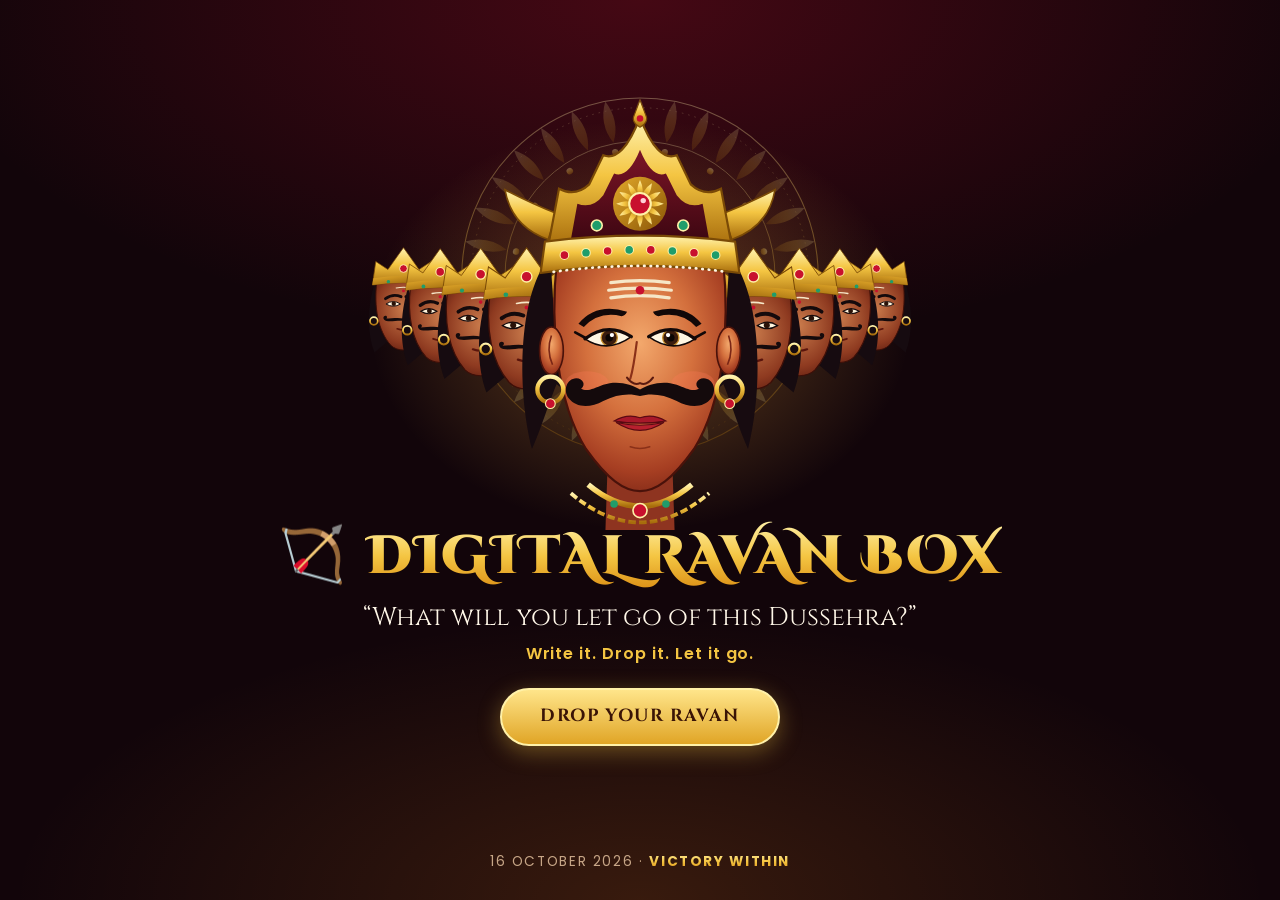
<file: index.html>
<!doctype html>
<html lang="en">
<head>
  <meta charset="utf-8">
  <meta name="viewport" content="width=device-width, initial-scale=1, viewport-fit=cover">
  <meta name="theme-color" content="#12050a">
  <meta name="description" content="Write it. Drop it. Let it go. An anonymous digital Dussehra ritual.">
  <title>Digital Ravan Box</title>
  <link rel="icon" href="assets/favicon.svg" type="image/svg+xml">
  <link rel="preconnect" href="https://fonts.googleapis.com">
  <link rel="preconnect" href="https://fonts.gstatic.com" crossorigin>
  <link href="https://fonts.googleapis.com/css2?family=Cinzel+Decorative:wght@700;900&family=Cinzel:wght@600;700;800&family=Kalam:wght@400;700&family=Poppins:wght@400;500;600&display=swap" rel="stylesheet">
  <link rel="stylesheet" href="css/base.css?v=20261015a">
  <link rel="stylesheet" href="css/employee.css?v=20261015a">
</head>
<body class="employee">
  <canvas class="fire-canvas" id="fireCanvas" aria-hidden="true"></canvas>

  <!-- SCREEN 1 · welcome -->
  <section class="screen screen-welcome" id="screenWelcome" aria-labelledby="welcomeTitle">
    <div class="hero">
      <div class="hero-ravan ravan idle" id="heroRavan"></div>
      <h1 class="hero-title display" id="welcomeTitle"><span aria-hidden="true">🏹</span> <span class="gold-text">DIGITAL RAVAN BOX</span></h1>
      <p class="hero-sub">“What will you let go of this Dussehra?”</p>
      <p class="hero-tag">Write it. Drop it. Let it go.</p>
      <button type="button" class="btn btn-gold hero-cta" id="ctaBtn">Drop your Ravan</button>
      <div class="sealed" id="sealedNotice" hidden>
        <p class="sealed-icon" aria-hidden="true">🔒</p>
        <h2>The Ravan Box is sealed</h2>
        <p>Submissions are closed. See you at the ceremony — let it all go on Dussehra.</p>
      </div>
    </div>
    <footer class="site-foot">
      <p><span id="eventDate">16 OCTOBER 2026</span> · <strong class="gold-text">VICTORY WITHIN</strong></p>
    </footer>
  </section>

  <!-- SCREEN 2 · pick your Ravan -->
  <section class="screen screen-pick" id="screenPick" aria-labelledby="pickTitle" hidden>
    <header class="pick-bar">
      <button type="button" class="back-btn" id="backBtn" aria-label="Back to start">←</button>
      <h1 class="pick-title display" id="pickTitle"><span class="gold-text">PICK YOUR RAVAN</span></h1>
      <span class="pick-bar-spacer" aria-hidden="true"></span>
    </header>

    <form id="dropForm" class="drop-form" novalidate autocomplete="off">
      <fieldset class="cats">
        <legend><span class="step">1</span> Pick the Ravan you'll defeat</legend>
        <div class="cat-grid" id="catGrid"></div>
      </fieldset>

      <div class="msg-block">
        <label for="msg"><span class="step">2</span> One thing I want to let go of:</label>
        <textarea id="msg" name="message" rows="3" maxlength="150" placeholder="e.g. I want to stop worrying about things I cannot control."></textarea>
        <div class="msg-meta">
          <span id="msgHint">Optional — but it makes the ceremony special.</span>
          <span id="msgCount" aria-live="polite">0 / 150</span>
        </div>
      </div>

      <p class="anon-note"><span aria-hidden="true">🔒</span> 100% anonymous. No name, email, phone or login — ever.</p>

      <div class="drop-dock">
        <p class="form-error" id="formError" role="alert" hidden></p>
        <button type="submit" class="btn drop-btn" id="dropBtn"><span aria-hidden="true">🔥</span> Drop it in the Ravan Box</button>
      </div>
    </form>
  </section>

  <!-- SCREEN 3 · the drop: paper chit flies into Ravan's mouth -->
  <section class="screen screen-drop drop-stage" id="dropStage" aria-live="polite" hidden>
    <div class="stage-ravan ravan" id="stageRavan"></div>
    <div class="stage-status" id="stageStatus">Folding your chit…</div>
    <div class="stage-done" id="stageDone" hidden>
      <h2 class="display"><span aria-hidden="true">🔥</span> <span class="gold-text">YOUR RAVAN IS IN THE BOX</span></h2>
      <p>“Let it go on Dussehra.”</p>
      <div class="stage-actions">
        <button type="button" class="btn btn-gold" id="doneBtn">Done</button>
        <button type="button" class="btn btn-ghost btn-sm" id="againBtn">Drop another</button>
      </div>
    </div>
  </section>

  <script src="js/config.js?v=20261015a"></script>
  <script src="js/categories.js?v=20261015a"></script>
  <script src="js/local-backend.js?v=20261015a"></script>
  <script src="js/api.js?v=20261015a"></script>
  <script src="js/ravan.js?v=20261015a"></script>
  <script src="js/chit.js?v=20261015a"></script>
  <script src="js/fire.js?v=20261015a"></script>
  <script src="js/employee.js?v=20261015a"></script>
</body>
</html>
</file>
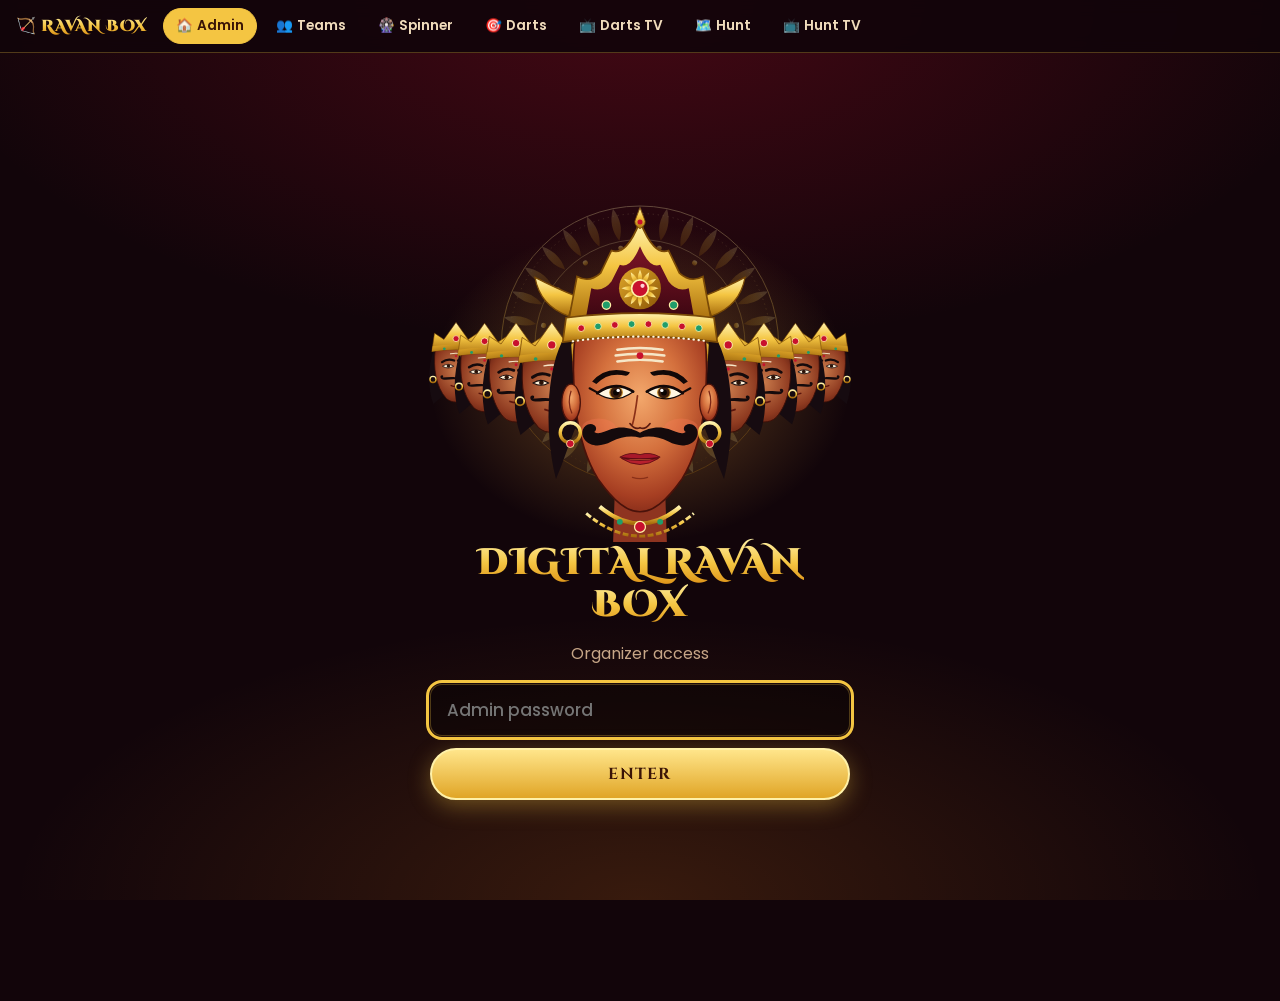
<file: admin/index.html>
<!doctype html>
<html lang="en">
<head>
  <meta charset="utf-8">
  <meta name="viewport" content="width=device-width, initial-scale=1">
  <meta name="robots" content="noindex, nofollow">
  <meta name="theme-color" content="#12050a">
  <title>Ravan Box Admin</title>
  <link rel="icon" href="../assets/favicon.svg" type="image/svg+xml">
  <link rel="preconnect" href="https://fonts.googleapis.com">
  <link rel="preconnect" href="https://fonts.gstatic.com" crossorigin>
  <link href="https://fonts.googleapis.com/css2?family=Cinzel+Decorative:wght@700;900&family=Cinzel:wght@600;700;800&family=Kalam:wght@400;700&family=Poppins:wght@400;500;600&display=swap" rel="stylesheet">
  <link rel="stylesheet" href="../css/base.css?v=20261015a">
  <link rel="stylesheet" href="../css/admin.css?v=20261015a">
</head>
<body class="admin">

  <!-- ===== LOGIN ===== -->
  <section class="login" id="loginView" hidden>
    <div class="login-card">
      <div class="login-ravan ravan idle" id="loginRavan"></div>
      <h1 class="display"><span class="gold-text">DIGITAL RAVAN BOX</span></h1>
      <p class="muted">Organizer access</p>
      <form id="loginForm" autocomplete="off">
        <label for="pw" class="sr-only">Admin password</label>
        <input id="pw" type="password" placeholder="Admin password" required autocomplete="current-password">
        <button class="btn btn-gold" type="submit" id="loginBtn">Enter</button>
        <p class="form-error" id="loginError" role="alert" hidden></p>
      </form>
    </div>
  </section>

  <!-- ===== DASHBOARD ===== -->
  <div class="dash" id="dashView" hidden>
    <header class="topbar">
      <h1 class="display"><span aria-hidden="true">🏹</span> <span class="gold-text">DIGITAL RAVAN BOX</span></h1>
      <div class="topbar-right">
        <span class="state-pill" id="statePill">…</span>
        <button class="btn btn-ghost btn-sm" id="refreshBtn" type="button">↻ Refresh</button>
        <button class="btn btn-ghost btn-sm" id="logoutBtn" type="button">Log out</button>
      </div>
    </header>

    <p class="banner" id="localBanner" hidden>🧪 Local mode — data is stored in <strong>this browser only</strong> (no server). Set <code>API_URL</code> in <code>js/config.js</code> to your Apps Script URL so phones can submit.</p>

    <section class="kpis" aria-label="Summary">
      <div class="kpi kpi-main"><span class="kpi-label">Total submissions</span><span class="kpi-value" id="kpiTotal">0</span><span class="kpi-note" id="kpiTotalNote">real, anonymous</span></div>
      <div class="kpi"><span class="kpi-label">Demo entries</span><span class="kpi-value" id="kpiDemo">0</span><span class="kpi-note">test data</span></div>
      <div class="kpi"><span class="kpi-label">Burned</span><span class="kpi-value" id="kpiBurned">0</span><span class="kpi-note" id="kpiBurnedNote">not yet</span></div>
      <div class="kpi"><span class="kpi-label">Latest drop</span><span class="kpi-value kpi-small" id="kpiLatest">—</span><span class="kpi-note">auto-refreshes every 30 s</span></div>
    </section>

    <div class="grid">
      <section class="card card-chart">
        <div class="card-head">
          <h2>Category statistics</h2>
          <label class="toggle"><input type="checkbox" id="includeDemo"> Include demo data</label>
        </div>
        <div class="chart" id="chart" role="list" aria-label="Submissions per category"></div>
        <p class="empty" id="chartEmpty" hidden>No Ravans yet. Share the QR code — or generate demo data below.</p>
      </section>

      <section class="card card-ceremony">
        <h2>Ceremony</h2>
        <p class="muted small">Projector / TV, 16:9. Keys: <kbd>Space</kbd> open · <kbd>B</kbd> burn · <kbd>R</kbd> reset · <kbd>Esc</kbd> exit</p>
        <button class="btn btn-gold btn-big" id="startBtn" type="button">🎬 Start ceremony</button>
        <div class="row">
          <button class="btn btn-ghost btn-sm" id="testBtn" type="button">🧪 Test ceremony</button>
          <button class="btn btn-ghost btn-sm" id="sealBtn" type="button">🔒 Seal the box</button>
        </div>
        <button class="btn btn-danger btn-sm" id="resetBtn" type="button">Reset ceremony</button>
        <p class="muted small">Burning is visual only — records are kept and marked <code>burned = true</code>.</p>
        <p class="muted small" style="margin-bottom:0">Event games</p>
        <div class="row">
          <a class="btn btn-ghost btn-sm" href="../teams/" target="_blank" rel="noopener">👥 Teams</a>
          <a class="btn btn-ghost btn-sm" href="../spin/" target="_blank" rel="noopener">🎡 Spinner</a>
          <a class="btn btn-ghost btn-sm" href="../darts/score/" target="_blank" rel="noopener">🎯 Darts scorer</a>
          <a class="btn btn-ghost btn-sm" href="../darts/" target="_blank" rel="noopener">📺 Darts TV</a>
          <a class="btn btn-ghost btn-sm" href="../hunt/score/" target="_blank" rel="noopener">🗺️ Hunt scorer</a>
          <a class="btn btn-ghost btn-sm" href="../hunt/" target="_blank" rel="noopener">📺 Hunt TV</a>
        </div>
      </section>

      <section class="card card-demo">
        <h2>🧪 Demo mode</h2>
        <p class="muted small">Generate demo data — clearly marked as test entries.</p>
        <div class="row demo-row">
          <button class="btn btn-ghost btn-sm" data-demo="5" type="button">+5</button>
          <button class="btn btn-ghost btn-sm" data-demo="10" type="button">+10</button>
          <button class="btn btn-ghost btn-sm" data-demo="20" type="button">+20</button>
          <button class="btn btn-ghost btn-sm" data-demo="22" type="button">+22</button>
        </div>
        <div class="row">
          <button class="btn btn-danger btn-sm" id="clearDemoBtn" type="button">Clear demo data</button>
          <button class="btn btn-ghost btn-sm" id="testBtn2" type="button">Test ceremony ▶</button>
        </div>
      </section>

      <section class="card card-share">
        <h2>Share with employees</h2>
        <div class="qr-wrap"><canvas id="qrCanvas" width="640" height="640" aria-label="QR code for the public page"></canvas></div>
        <p class="public-url" id="publicUrl"></p>
        <p class="muted small" id="publicUrlNote" hidden></p>
        <div class="row">
          <button class="btn btn-gold btn-sm" id="downloadQr" type="button">Download QR code</button>
          <button class="btn btn-ghost btn-sm" id="copyLink" type="button">Copy public link</button>
        </div>
        <a class="btn btn-ghost btn-sm" id="posterLink" href="poster.html" target="_blank" rel="noopener">🖨️ Printable poster</a>
      </section>
    </div>

    <section class="card wall-card">
      <div class="card-head">
        <h2>Anonymous chits</h2>
        <div class="seg" role="group" aria-label="Filter chits">
          <button type="button" class="seg-btn is-on" data-filter="all">All</button>
          <button type="button" class="seg-btn" data-filter="real">Real</button>
          <button type="button" class="seg-btn" data-filter="demo">Demo</button>
        </div>
      </div>
      <div class="wall" id="wall"></div>
      <p class="empty" id="wallEmpty" hidden>The Ravan's mouth is empty… for now.</p>
    </section>
  </div>

  <div class="toast" id="toast" role="status" aria-live="polite" hidden></div>

  <dialog class="dialog" id="confirmDialog">
    <form method="dialog">
      <h2 id="confirmTitle">Are you sure?</h2>
      <p id="confirmText"></p>
      <div id="confirmTypeWrap" hidden>
        <label for="confirmInput" class="small">Type <strong id="confirmWord">RESET</strong> to confirm</label>
        <input id="confirmInput" autocomplete="off">
      </div>
      <div class="row end">
        <button class="btn btn-ghost btn-sm" value="cancel">Cancel</button>
        <button class="btn btn-sm" value="ok" id="confirmOk">Confirm</button>
      </div>
    </form>
  </dialog>

  <script src="../js/nav.js?v=20261015a" data-base="../"></script>
  <script src="../js/config.js?v=20261015a"></script>
  <script src="../js/categories.js?v=20261015a"></script>
  <script src="../js/local-backend.js?v=20261015a"></script>
  <script src="../js/api.js?v=20261015a"></script>
  <script src="../js/ravan.js?v=20261015a"></script>
  <script src="../js/chit.js?v=20261015a"></script>
  <script src="../js/vendor/qrcode.js?v=20261015a"></script>
  <script src="../js/qr.js?v=20261015a"></script>
  <script src="../js/admin.js?v=20261015a"></script>
</body>
</html>
</file>
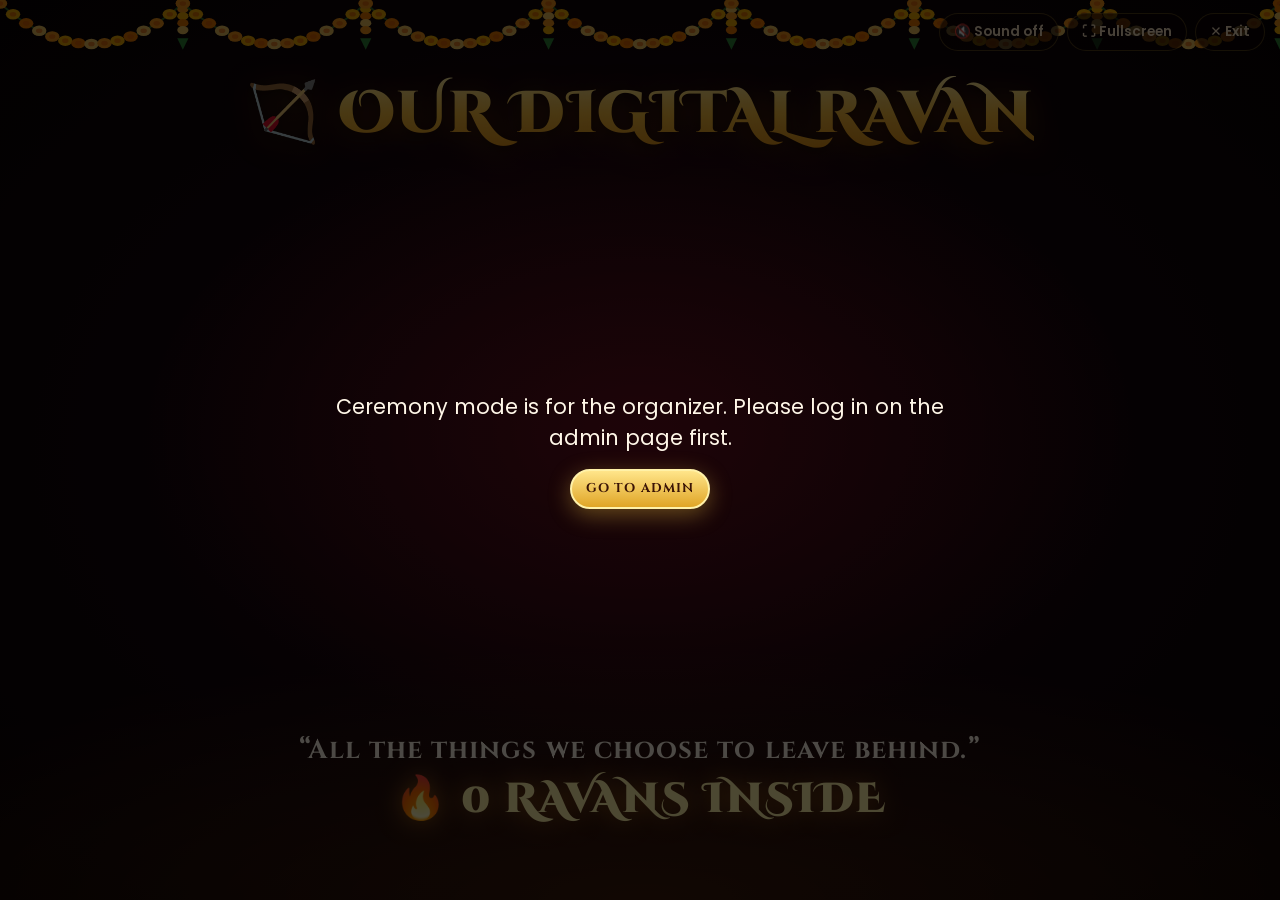
<file: ceremony/index.html>
<!doctype html>
<html lang="en">
<head>
  <meta charset="utf-8">
  <meta name="viewport" content="width=device-width, initial-scale=1">
  <meta name="robots" content="noindex, nofollow">
  <meta name="theme-color" content="#0c0306">
  <title>Our Digital Ravan</title>
  <link rel="icon" href="../assets/favicon.svg" type="image/svg+xml">
  <link rel="preconnect" href="https://fonts.googleapis.com">
  <link rel="preconnect" href="https://fonts.gstatic.com" crossorigin>
  <link href="https://fonts.googleapis.com/css2?family=Cinzel+Decorative:wght@700;900&family=Cinzel:wght@600;700;800&family=Kalam:wght@400;700&family=Poppins:wght@400;500;600&display=swap" rel="stylesheet">
  <link rel="stylesheet" href="../css/base.css?v=20261015a">
  <link rel="stylesheet" href="../css/ceremony.css?v=20261015a">
</head>
<body class="ceremony" data-state="CEREMONY_READY">
  <div class="stage" id="stage">
    <div class="stage-bg" aria-hidden="true"></div>
    <div class="garland" id="garland" aria-hidden="true"></div>

    <header class="c-head" id="cHead">
      <h1 class="c-title display"><span aria-hidden="true">🏹</span> <span class="gold-text">OUR DIGITAL RAVAN</span></h1>
    </header>

    <div class="ravan-aura" id="ravanAura" aria-hidden="true"></div>
    <div class="ravan-wrap" id="ravanWrap">
      <div class="ravan idle" id="ravanMain" role="button" tabindex="0" aria-label="Ravan. Click or press Space to open his mouth."></div>
      <div class="ravan-copy ravan-hot" id="ravanHot" aria-hidden="true"></div>
      <div class="ravan-copy ravan-char" id="ravanChar" aria-hidden="true"></div>
      <div class="eye-flash" aria-hidden="true"><span></span><span></span></div>
    </div>

    <div class="c-sub" id="cSub">
      <p class="c-tagline">“All the things we choose to leave behind.”</p>
      <p class="c-count"><span aria-hidden="true">🔥</span> <span id="countNum">0</span> <span id="countWord">RAVANS</span> INSIDE</p>
      <p class="c-hint" id="openHint">Click Ravan or press <kbd>Space</kbd></p>
    </div>

    <div class="chits-layer" id="chitsLayer" aria-label="Paper chits from Ravan's mouth"></div>

    <div class="c-actions" id="actions" hidden>
      <button class="btn btn-ghost reveal-btn" id="revealBtn" type="button"><span aria-hidden="true">🎲</span> Reveal a few</button>
      <div class="burn-block">
        <button class="btn burn-btn" id="burnBtn" type="button"><span aria-hidden="true">🔥</span> Burn our Ravan</button>
        <p class="burn-q">“Are we ready to let it all go?”</p>
      </div>
    </div>

    <canvas class="fire-canvas" id="fireCanvas" aria-hidden="true"></canvas>
    <div class="rm-glow" id="rmGlow" aria-hidden="true"></div>

    <div class="focus-layer" id="focusLayer" tabindex="-1" role="dialog" aria-label="Enlarged paper chit — press Esc or Space to return" hidden></div>

    <div class="reveal-layer" id="revealLayer" hidden>
      <p class="reveal-count" id="revealCount"></p>
      <div class="reveal-slot" id="revealSlot"></div>
      <div class="reveal-bar"><span id="revealBar"></span></div>
      <p class="reveal-hint"><kbd>Space</kbd> next · <kbd>Esc</kbd> back to all chits</p>
    </div>

    <section class="final" id="final" hidden aria-live="polite">
      <h1 class="f-1 display"><span aria-hidden="true">🔥</span> <span class="gold-text">ALL RAVANS DEFEATED</span></h1>
      <p class="f-2">“What we let go of today<br>makes space for what we become tomorrow.”</p>
      <h2 class="f-3 display"><span aria-hidden="true">🏹</span> <span class="gold-text">VICTORY WITHIN</span></h2>
      <p class="f-4">HAPPY DUSSEHRA</p>
      <p class="f-5" id="finalDate">16 OCTOBER 2026</p>
      <div class="diyas" aria-hidden="true"><i class="diya"></i><i class="diya"></i><i class="diya"></i><i class="diya"></i><i class="diya"></i></div>
    </section>

    <div class="c-controls" id="controls">
      <span class="c-badge" id="testBadge" hidden>🧪 TEST MODE · nothing is saved</span>
      <button class="ctl" id="soundBtn" type="button" aria-pressed="false">🔇 Sound off</button>
      <button class="ctl" id="fsBtn" type="button" title="Fullscreen (F)">⛶ Fullscreen</button>
      <button class="ctl" id="exitBtn" type="button" title="Exit (Esc)">✕ Exit</button>
    </div>

    <div class="c-toast" id="cToast" role="status" aria-live="polite" hidden></div>

    <div class="c-modal" id="resetModal" hidden role="dialog" aria-modal="true" aria-labelledby="resetTitle">
      <div class="c-modal-card">
        <h2 id="resetTitle">Reset the presentation?</h2>
        <p>Ravan returns, closed, ready to run again. <strong>No submissions are deleted.</strong></p>
        <div class="row">
          <button class="btn btn-ghost btn-sm" id="resetCancel" type="button">Cancel (Esc)</button>
          <button class="btn btn-sm" id="resetOk" type="button">Reset (Enter)</button>
        </div>
      </div>
    </div>

    <div class="c-msg" id="msgPanel" hidden>
      <p id="msgText"></p>
      <a class="btn btn-gold btn-sm" href="../admin/">Go to admin</a>
    </div>
  </div>

  <script src="../js/config.js?v=20261015a"></script>
  <script src="../js/categories.js?v=20261015a"></script>
  <script src="../js/local-backend.js?v=20261015a"></script>
  <script src="../js/api.js?v=20261015a"></script>
  <script src="../js/ravan.js?v=20261015a"></script>
  <script src="../js/chit.js?v=20261015a"></script>
  <script src="../js/sound.js?v=20261015a"></script>
  <script src="../js/fire.js?v=20261015a"></script>
  <script src="../js/ceremony.js?v=20261015a"></script>
</body>
</html>
</file>
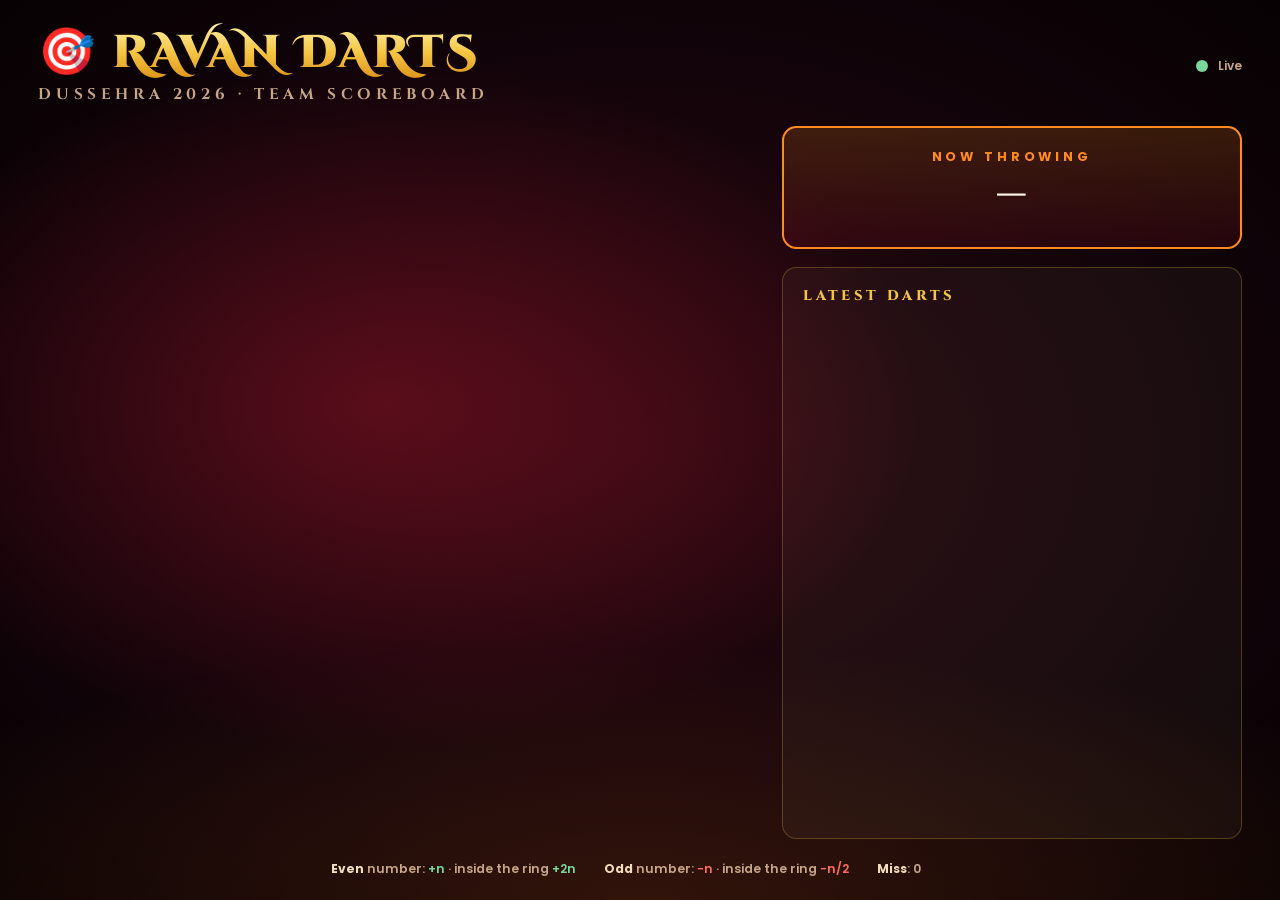
<file: darts/index.html>
<!doctype html>
<html lang="en" class="tv">
<head>
  <meta charset="utf-8">
  <meta name="viewport" content="width=device-width, initial-scale=1">
  <meta name="robots" content="noindex, nofollow">
  <meta name="theme-color" content="#0c0306">
  <title>Ravan Darts</title>
  <link rel="icon" href="../assets/favicon.svg" type="image/svg+xml">
  <link rel="preconnect" href="https://fonts.googleapis.com">
  <link rel="preconnect" href="https://fonts.gstatic.com" crossorigin>
  <link href="https://fonts.googleapis.com/css2?family=Cinzel+Decorative:wght@700;900&family=Cinzel:wght@600;700;800;900&family=Poppins:wght@400;500;600;700&display=swap" rel="stylesheet">
  <link rel="stylesheet" href="../css/base.css?v=20261015a">
  <link rel="stylesheet" href="../css/darts.css?v=20261015a">
</head>
<body class="tv">
  <canvas class="tv-canvas" id="fireCanvas" aria-hidden="true"></canvas>
  <div class="tv-stage">
    <header class="tv-head">
      <div>
        <h1 class="display"><span aria-hidden="true">🎯</span> <span class="gold-text">RAVAN DARTS</span></h1>
        <p class="sub" id="tvSub">DUSSEHRA 2026 · TEAM SCOREBOARD</p>
      </div>
      <div class="tv-status"><span class="live" id="liveDot"></span><span id="liveText">Live</span></div>
    </header>

    <main class="tv-main">
      <section class="board" id="board" aria-label="Team standings" aria-live="polite"></section>
      <aside class="side">
        <div class="now-card">
          <div class="lbl">NOW THROWING</div>
          <div class="who" id="nowTeam">—</div>
          <div class="info" id="nowInfo"></div>
          <div class="dots" id="nowDots"></div>
        </div>
        <div class="feed">
          <h2>LATEST DARTS</h2>
          <ol id="feed"></ol>
        </div>
      </aside>
    </main>

    <footer class="rules" aria-label="Scoring rules">
      <span><b>Even</b> number: <span class="pos">+n</span> · inside the ring <span class="pos">+2n</span></span>
      <span><b>Odd</b> number: <span class="neg">−n</span> · inside the ring <span class="neg">−n/2</span></span>
      <span><b>Miss</b>: 0</span>
      <span id="bullRule"></span>
    </footer>
  </div>

  <div class="tv-empty" id="tvEmpty" hidden>
    <h2 class="display"><span class="gold-text">RAVAN DARTS</span></h2>
    <p>Waiting for the scorer to start a game…</p>
  </div>
  <div class="winner" id="winner" hidden aria-live="polite">
    <p class="trophy" aria-hidden="true">🏆</p>
    <p class="wins" id="winLabel">WINNER</p>
    <h2 class="display"><span class="gold-text" id="winName"></span></h2>
    <div class="final" id="finalBoard"></div>
  </div>

  <script src="../js/nav.js?v=20261015a" data-base="../" data-mode="tv"></script>
  <script src="../js/config.js?v=20261015a"></script>
  <script src="../js/local-backend.js?v=20261015a"></script>
  <script src="../js/api.js?v=20261015a"></script>
  <script src="../js/fire.js?v=20261015a"></script>
  <script src="../js/darts.js?v=20261015a"></script>
  <script src="../js/darts-board.js?v=20261015a"></script>
</body>
</html>
</file>
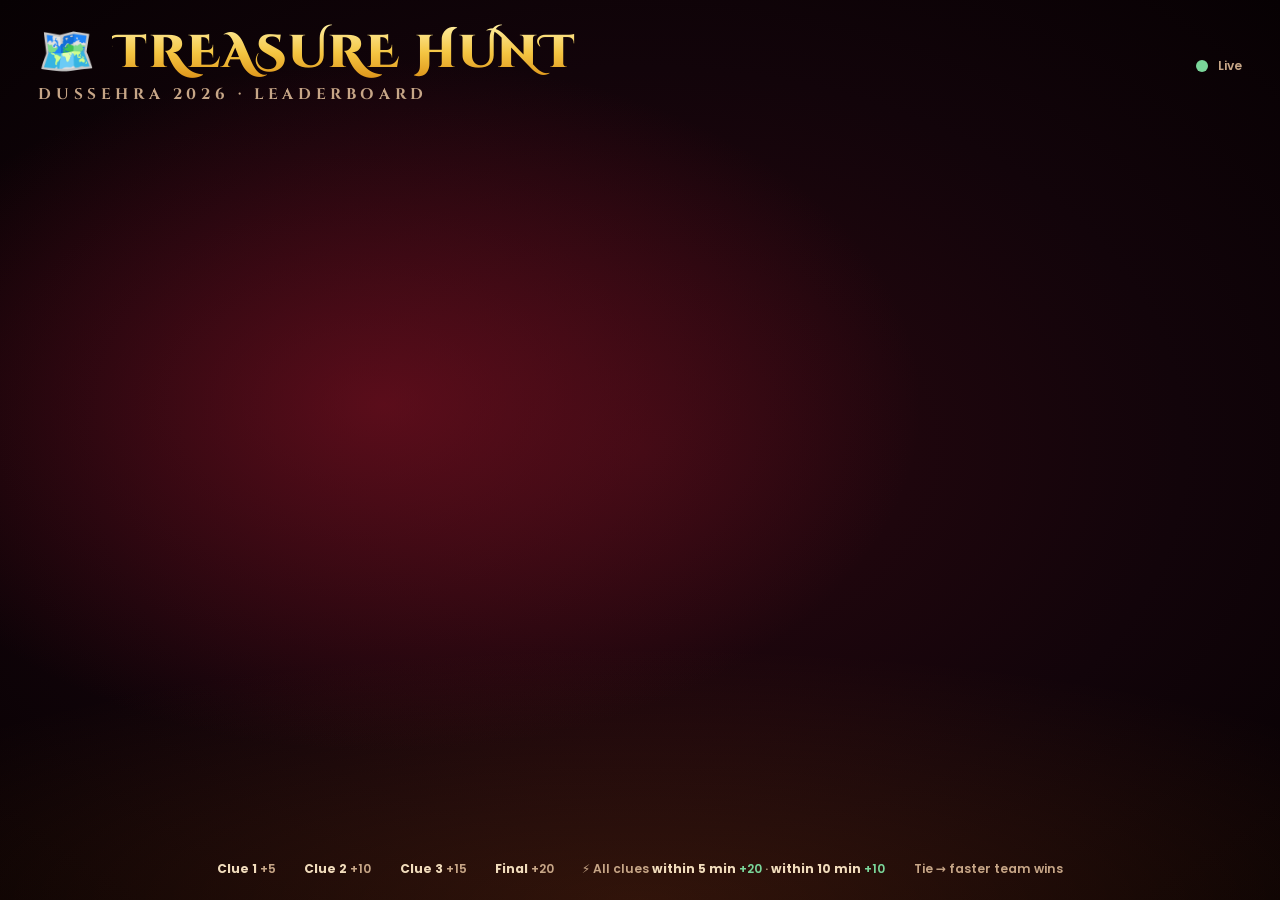
<file: hunt/index.html>
<!doctype html>
<html lang="en" class="tv">
<head>
  <meta charset="utf-8">
  <meta name="viewport" content="width=device-width, initial-scale=1">
  <meta name="robots" content="noindex, nofollow">
  <meta name="theme-color" content="#0c0306">
  <title>Treasure Hunt</title>
  <link rel="icon" href="../assets/favicon.svg" type="image/svg+xml">
  <link rel="preconnect" href="https://fonts.googleapis.com">
  <link rel="preconnect" href="https://fonts.gstatic.com" crossorigin>
  <link href="https://fonts.googleapis.com/css2?family=Cinzel+Decorative:wght@700;900&family=Cinzel:wght@600;700;800;900&family=Poppins:wght@400;500;600;700&display=swap" rel="stylesheet">
  <link rel="stylesheet" href="../css/base.css?v=20261015a">
  <link rel="stylesheet" href="../css/darts.css?v=20261015a">
</head>
<body class="tv">
  <canvas class="tv-canvas" id="fireCanvas" aria-hidden="true"></canvas>
  <div class="tv-stage hunt-stage">
    <header class="tv-head">
      <div>
        <h1 class="display"><span aria-hidden="true">🗺️</span> <span class="gold-text">TREASURE HUNT</span></h1>
        <p class="sub">DUSSEHRA 2026 · LEADERBOARD</p>
      </div>
      <div class="tv-status"><span class="live" id="liveDot"></span><span id="liveText">Live</span></div>
    </header>
    <main class="tv-main">
      <section class="board hunt-board" id="board" aria-label="Team standings" aria-live="polite"></section>
    </main>
    <footer class="rules" aria-label="Scoring rules">
      <span><b>Clue 1</b> +5</span><span><b>Clue 2</b> +10</span><span><b>Clue 3</b> +15</span><span><b>Final</b> +20</span>
      <span>⚡ All clues <b>within 5 min</b> <span class="pos">+20</span> · <b>within 10 min</b> <span class="pos">+10</span></span>
      <span>Tie → faster team wins</span>
    </footer>
  </div>
  <div class="tv-empty" id="tvEmpty" hidden>
    <h2 class="display"><span class="gold-text">TREASURE HUNT</span></h2>
    <p>Waiting for the scorer to create the hunt…</p>
  </div>
  <div class="winner" id="winner" hidden aria-live="polite">
    <p class="trophy" aria-hidden="true">🏆</p>
    <p class="wins" id="winLabel">WINNER</p>
    <h2 class="display"><span class="gold-text" id="winName"></span></h2>
    <div class="final" id="finalBoard"></div>
  </div>

  <script src="../js/nav.js?v=20261015a" data-base="../" data-mode="tv"></script>
  <script src="../js/config.js?v=20261015a"></script>
  <script src="../js/local-backend.js?v=20261015a"></script>
  <script src="../js/api.js?v=20261015a"></script>
  <script src="../js/fire.js?v=20261015a"></script>
  <script src="../js/hunt.js?v=20261015a"></script>
  <script src="../js/hunt-board.js?v=20261015a"></script>
</body>
</html>
</file>
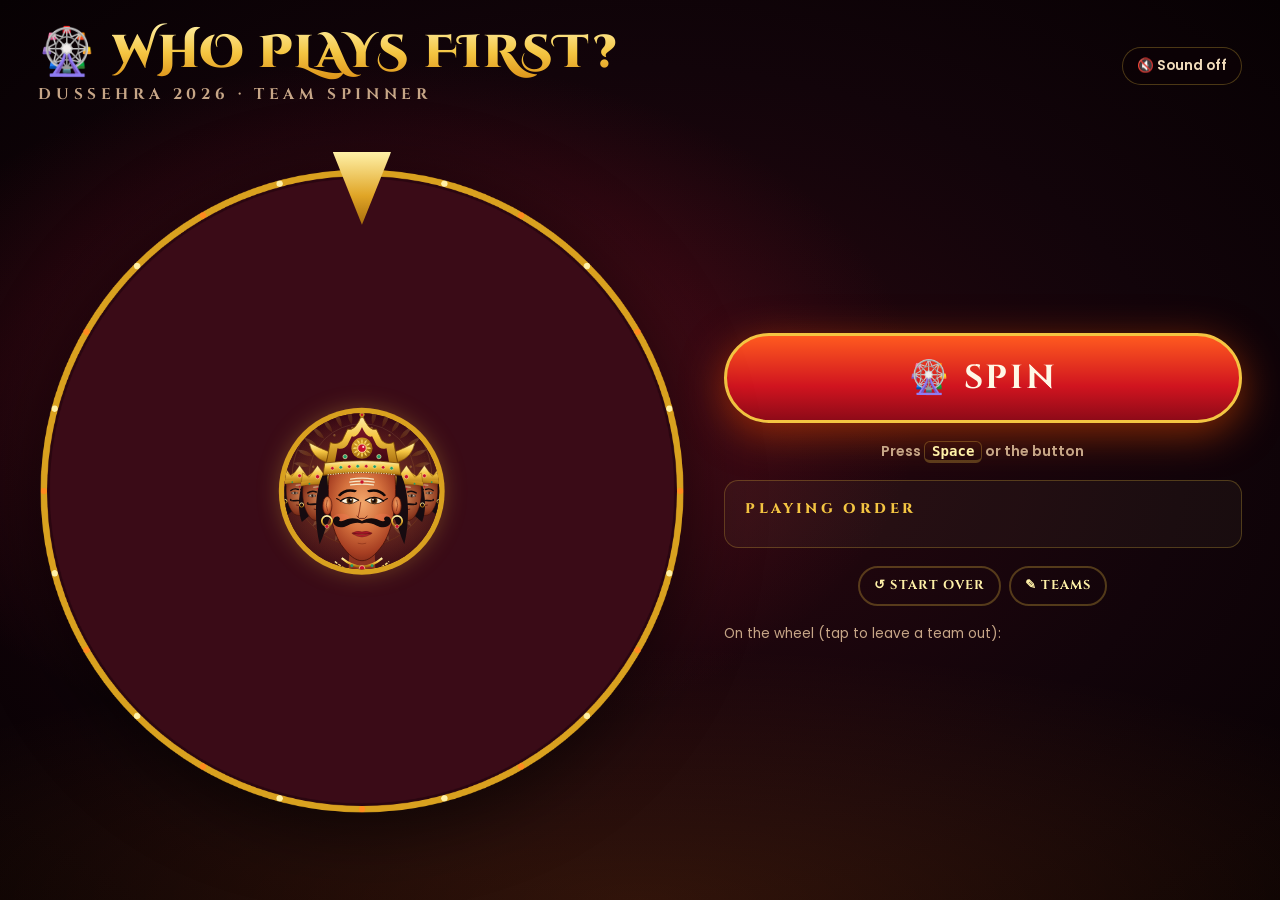
<file: spin/index.html>
<!doctype html>
<html lang="en" class="tv">
<head>
  <meta charset="utf-8">
  <meta name="viewport" content="width=device-width, initial-scale=1">
  <meta name="robots" content="noindex, nofollow">
  <meta name="theme-color" content="#0c0306">
  <title>Team Spinner</title>
  <link rel="icon" href="../assets/favicon.svg" type="image/svg+xml">
  <link rel="preconnect" href="https://fonts.googleapis.com">
  <link rel="preconnect" href="https://fonts.gstatic.com" crossorigin>
  <link href="https://fonts.googleapis.com/css2?family=Cinzel+Decorative:wght@700;900&family=Cinzel:wght@600;700;800;900&family=Poppins:wght@400;500;600;700&display=swap" rel="stylesheet">
  <link rel="stylesheet" href="../css/base.css?v=20261015a">
  <link rel="stylesheet" href="../css/darts.css?v=20261015a">
</head>
<body class="tv spin-page">
  <canvas class="tv-canvas" id="fireCanvas" aria-hidden="true"></canvas>
  <div class="tv-stage">
    <header class="tv-head">
      <div>
        <h1 class="display"><span aria-hidden="true">🎡</span> <span class="gold-text">WHO PLAYS FIRST?</span></h1>
        <p class="sub">DUSSEHRA 2026 · TEAM SPINNER</p>
      </div>
      <div class="tv-status">
        <button class="ctl" type="button" id="soundBtn" aria-pressed="false">🔇 Sound off</button>
      </div>
    </header>

    <main class="spin-main">
      <div class="wheel-zone">
        <div class="wheel-pointer" aria-hidden="true"></div>
        <canvas id="wheel" width="1000" height="1000" role="img" aria-label="Spinning wheel of teams"></canvas>
        <div class="wheel-hub ravan" id="hub" aria-hidden="true"></div>
      </div>

      <aside class="spin-side">
        <button class="btn burn-btn spin-btn" type="button" id="spinBtn">🎡 SPIN</button>
        <p class="spin-hint" id="spinHint">Press <kbd>Space</kbd> or the button</p>

        <div class="feed order-card">
          <h2>PLAYING ORDER</h2>
          <ol class="order-list" id="orderList"></ol>
          <p class="note" id="savedNote" hidden>✓ Saved — use <b>🎡 Use spinner order</b> in darts or hunt setup.</p>
        </div>

        <div class="spin-tools">
          <button class="btn btn-ghost btn-sm" type="button" id="resetBtn">↺ Start over</button>
          <a class="btn btn-ghost btn-sm" href="../teams/">✎ Teams</a>
        </div>
        <div class="chips-wrap">
          <p class="note" style="margin:0 0 6px">On the wheel (tap to leave a team out):</p>
          <div class="team-chips" id="teamChips"></div>
        </div>
      </aside>
    </main>
  </div>

  <div class="announce" id="announce" hidden aria-live="assertive">
    <p class="a-small" id="aSmall">PLAYS FIRST</p>
    <h2 class="display"><span class="gold-text" id="aName"></span></h2>
  </div>

  <div class="c-modal" id="loginModal" hidden>
    <form class="c-modal-card" id="loginForm" autocomplete="off">
      <h2>Scorer sign-in</h2>
      <p class="note" style="margin:0 0 10px">Needed to save the order for darts and the treasure hunt.</p>
      <input class="inp" id="pin" type="password" placeholder="Scorer PIN" required autocomplete="current-password">
      <p class="msg" id="loginMsg" hidden></p>
      <div class="row"><button class="btn btn-gold btn-sm" type="submit" id="loginBtn">Continue</button></div>
    </form>
  </div>

  <div class="saving" id="saving" role="status" aria-live="polite" hidden></div>

  <script src="../js/nav.js?v=20261015a" data-base="../" data-mode="tv"></script>
  <script src="../js/config.js?v=20261015a"></script>
  <script src="../js/local-backend.js?v=20261015a"></script>
  <script src="../js/api.js?v=20261015a"></script>
  <script src="../js/ravan.js?v=20261015a"></script>
  <script src="../js/fire.js?v=20261015a"></script>
  <script src="../js/spin.js?v=20261015a"></script>
</body>
</html>
</file>
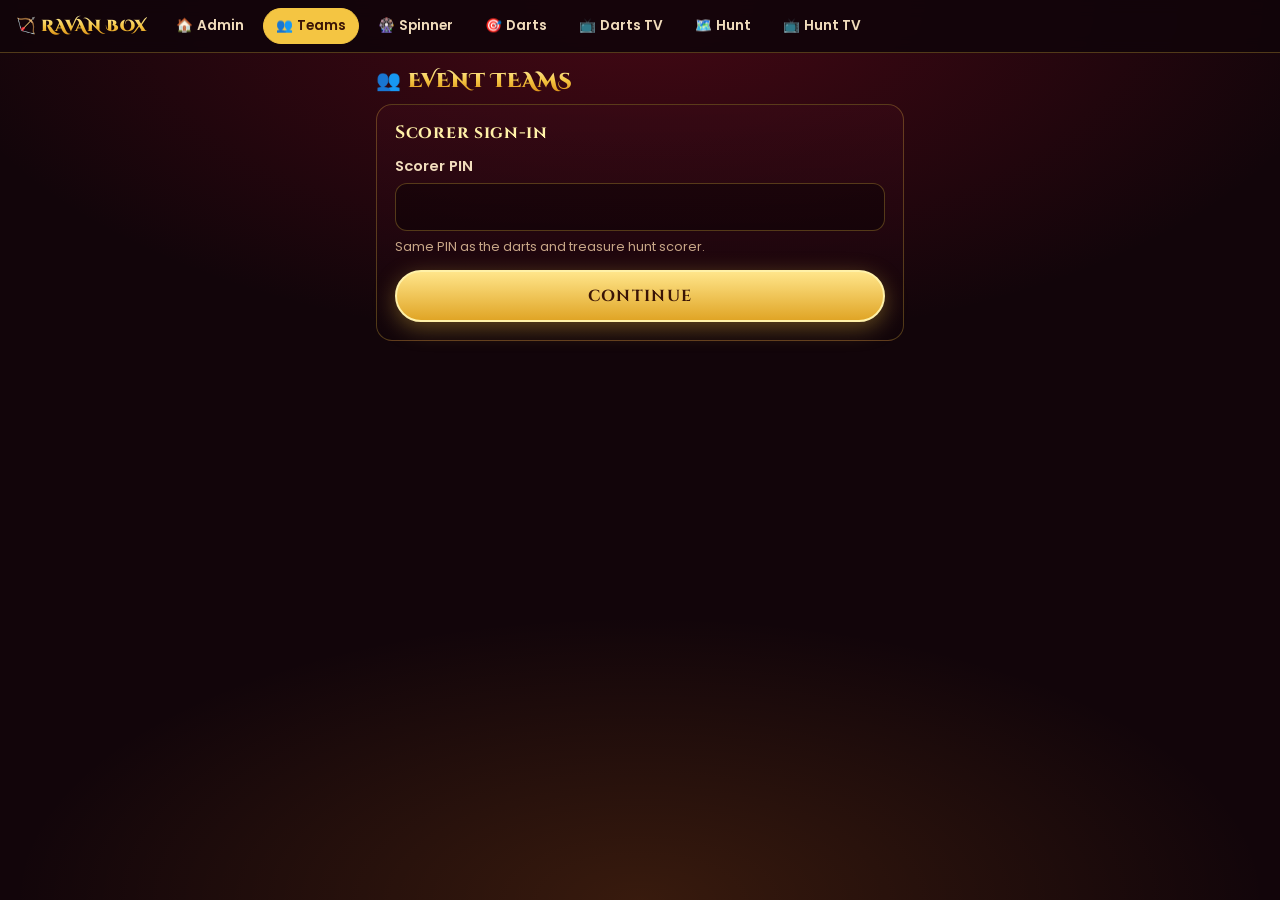
<file: teams/index.html>
<!doctype html>
<html lang="en">
<head>
  <meta charset="utf-8">
  <meta name="viewport" content="width=device-width, initial-scale=1, viewport-fit=cover">
  <meta name="robots" content="noindex, nofollow">
  <meta name="theme-color" content="#12050a">
  <title>Event Teams</title>
  <link rel="icon" href="../assets/favicon.svg" type="image/svg+xml">
  <link rel="preconnect" href="https://fonts.googleapis.com">
  <link rel="preconnect" href="https://fonts.gstatic.com" crossorigin>
  <link href="https://fonts.googleapis.com/css2?family=Cinzel+Decorative:wght@700;900&family=Cinzel:wght@600;700;800;900&family=Poppins:wght@400;500;600;700&display=swap" rel="stylesheet">
  <link rel="stylesheet" href="../css/base.css?v=20261015a">
  <link rel="stylesheet" href="../css/darts.css?v=20261015a">
</head>
<body>
  <div class="scorer">
    <header class="sc-head">
      <h1 class="display"><span aria-hidden="true">👥</span> <span class="gold-text">EVENT TEAMS</span></h1>
    </header>

    <section class="view card" id="vLogin" hidden>
      <h2>Scorer sign-in</h2>
      <form id="loginForm" autocomplete="off">
        <div class="field">
          <label for="pin">Scorer PIN</label>
          <input class="inp" id="pin" type="password" required autocomplete="current-password">
          <small>Same PIN as the darts and treasure hunt scorer.</small>
        </div>
        <button class="btn btn-gold wide" type="submit" id="loginBtn">Continue</button>
        <p class="msg" id="loginMsg" hidden></p>
      </form>
    </section>

    <section class="view" id="vTeams" hidden>
      <form class="card" id="teamsForm" autocomplete="off">
        <h2>Teams for every game</h2>
        <p class="note" style="margin:0 0 12px">Create the teams once — darts and the treasure hunt both pick from this list. Games already running keep the names they started with.</p>
        <div id="teamList"></div>
        <button class="btn btn-ghost btn-sm" type="button" id="addTeam">+ Add team</button>
        <button class="btn btn-gold wide" type="submit" id="saveBtn" style="margin-top:14px">💾 Save teams</button>
        <p class="msg" id="saveMsg" hidden></p>
      </form>
      <div class="hub">
        <a class="btn btn-ghost btn-sm" href="../darts/score/">🎯 Darts scorer</a>
        <a class="btn btn-ghost btn-sm" href="../hunt/score/">🗺️ Hunt scorer</a>
      </div>
      <section class="card danger-zone">
        <h2>🧪 Testing</h2>
        <p class="note" style="margin:0 0 12px">Deletes every team from the list. Games already created keep their names. Ravan Box chits are never touched.</p>
        <button class="btn btn-danger btn-sm wide" type="button" id="resetBtn">🧹 Delete all teams</button>
      </section>
    </section>
  </div>
  <div class="saving" id="saving" role="status" aria-live="polite" hidden></div>

  <script src="../js/nav.js?v=20261015a" data-base="../"></script>
  <script src="../js/config.js?v=20261015a"></script>
  <script src="../js/local-backend.js?v=20261015a"></script>
  <script src="../js/api.js?v=20261015a"></script>
  <script>
    (function () {
      var $ = function (id) { return document.getElementById(id); };
      var version = 0, dirty = false;
      function el(tag, className, text) { var e = document.createElement(tag); if (className) e.className = className; if (text != null) e.textContent = text; return e; }
      var ft;
      function flash(t, err) { var s = $('saving'); s.textContent = t; s.classList.toggle('err', !!err); s.hidden = false; clearTimeout(ft); ft = setTimeout(function () { s.hidden = true; }, 2000); }
      function views(n) { ['vLogin', 'vTeams'].forEach(function (v) { $(v).hidden = v !== n; }); }

      function refreshArrows() {
        var rows = $('teamList').children;
        Array.prototype.forEach.call(rows, function (r, i) {
          r.querySelector('.up').disabled = i === 0;
          r.querySelector('.down').disabled = i === rows.length - 1;
        });
      }
      function row(team) {
        var r = el('div', 'tm-row');
        r.dataset.id = team.id || '';
        var inp = el('input', 'inp'); inp.maxLength = 30; inp.value = team.name || ''; inp.placeholder = 'Team name';
        inp.setAttribute('aria-label', 'Team name');
        inp.addEventListener('input', function () { dirty = true; });
        var up = el('button', 'icon-btn up', '↑'); up.type = 'button'; up.setAttribute('aria-label', 'Move up');
        var down = el('button', 'icon-btn down', '↓'); down.type = 'button'; down.setAttribute('aria-label', 'Move down');
        var rm = el('button', 'icon-btn', '×'); rm.type = 'button'; rm.setAttribute('aria-label', 'Remove team');
        up.addEventListener('click', function () { if (r.previousElementSibling) { r.parentNode.insertBefore(r, r.previousElementSibling); dirty = true; refreshArrows(); up.focus(); } });
        down.addEventListener('click', function () { if (r.nextElementSibling) { r.parentNode.insertBefore(r.nextElementSibling, r); dirty = true; refreshArrows(); down.focus(); } });
        rm.addEventListener('click', function () {
          if (inp.value.trim() && !window.confirm('Remove ' + inp.value.trim() + ' from the team list?')) return;
          r.remove(); dirty = true; refreshArrows();
        });
        r.appendChild(inp); r.appendChild(up); r.appendChild(down); r.appendChild(rm);
        return r;
      }
      function fill(st) {
        version = st.v || 0;
        var list = $('teamList'); list.textContent = '';
        var teams = st.teams && st.teams.length ? st.teams : [{ name: 'Team Ram' }, { name: 'Team Lakshman' }, { name: 'Team Hanuman' }, { name: 'Team Sita' }];
        teams.forEach(function (t) { list.appendChild(row(t)); });
        dirty = !(st.teams && st.teams.length); // unsaved suggestions
        refreshArrows();
        views('vTeams');
      }
      function load() { return RavanAPI.teamsList().then(fill).catch(function () { flash('Could not load teams', true); }); }

      $('addTeam').addEventListener('click', function () {
        if ($('teamList').children.length >= 30) return;
        var r = row({}); $('teamList').appendChild(r); refreshArrows(); r.querySelector('input').focus(); dirty = true;
      });
      $('teamsForm').addEventListener('submit', function (e) {
        e.preventDefault();
        $('saveMsg').hidden = true;
        var teams = Array.prototype.map.call($('teamList').children, function (r) { return { id: r.dataset.id, name: r.querySelector('input').value.trim() }; })
          .filter(function (t) { return t.name; });
        $('saveBtn').disabled = true;
        $('saveBtn').textContent = '⏳ Saving…';
        var names = teams.map(function (t) { return t.name; }).join('|').toLowerCase();
        var tries = 0, retried = false;
        // Google can be slow or briefly busy: retry a few times. If a retry finds the list
        // already matches (an earlier attempt got through), that counts as saved.
        (function attempt() {
          RavanAPI.teamsSave(version, teams).then(function (st) { fill(st); flash('Teams saved ✓'); done(); })
            .catch(function (err) {
              if (err.code === 'AUTH') { done(); views('vLogin'); return; }
              if (err.code === 'STALE') {
                return RavanAPI.teamsList().then(function (st) {
                  var now = st.teams.map(function (t) { return t.name; }).join('|').toLowerCase();
                  fill(st);
                  if (retried && now === names) flash('Teams saved ✓'); else flash('Teams were changed on another device — reloaded, please check', true);
                  done();
                }, function () { done(); });
              }
              if (err.code === 'BUSY' && tries < 3) {
                tries++; retried = true;
                $('saveBtn').textContent = '⏳ Server busy — retrying (' + tries + '/3)…';
                return setTimeout(attempt, 1500 * tries);
              }
              $('saveMsg').textContent = err.message + (err.code === 'BUSY' ? ' Your changes are still here — tap Save again.' : '');
              $('saveMsg').hidden = false;
              done();
            });
        })();
        function done() { $('saveBtn').disabled = false; $('saveBtn').textContent = '💾 Save teams'; }
      });
      window.addEventListener('beforeunload', function (e) { if (dirty) { e.preventDefault(); e.returnValue = ''; } });

      // explain login failures: wrong PIN / rate limit / outdated backend / no connection
      function loginError(err) {
        if (err && (err.code === 'DENIED' || err.code === 'RATE')) return err.message;
        if (err && err.code === 'AUTH') return 'The server is running an older backend. In Apps Script, paste the latest Code.gs and deploy a New version (Deploy → Manage deployments → Edit).';
        if (err && err.code) return err.message;
        return 'Could not reach the server. Check your connection and API_URL in js/config.js.';
      }
      $('loginForm').addEventListener('submit', function (e) {
        e.preventDefault();
        $('loginBtn').disabled = true; $('loginMsg').hidden = true;
        RavanAPI.dartsLogin($('pin').value).then(function () { $('pin').value = ''; return load(); })
          .catch(function (err) { $('loginMsg').textContent = loginError(err); $('loginMsg').hidden = false; })
          .finally(function () { $('loginBtn').disabled = false; });
      });

      $('resetBtn').addEventListener('click', function () {
        var typed = window.prompt('Type RESET to delete every team from the list.');
        if (typed === null) return;
        if (typed.trim().toUpperCase() !== 'RESET') { flash('Not reset — type RESET exactly', true); return; }
        RavanAPI.teamsReset().then(function (st) { dirty = false; fill(st); flash('All teams deleted'); })
          .catch(function (err) { if (err.code === 'AUTH') views('vLogin'); else flash(err.message, true); });
      });

      if (RavanAPI.dartsHasToken()) load(); else views('vLogin');
    })();
  </script>
</body>
</html>
</file>
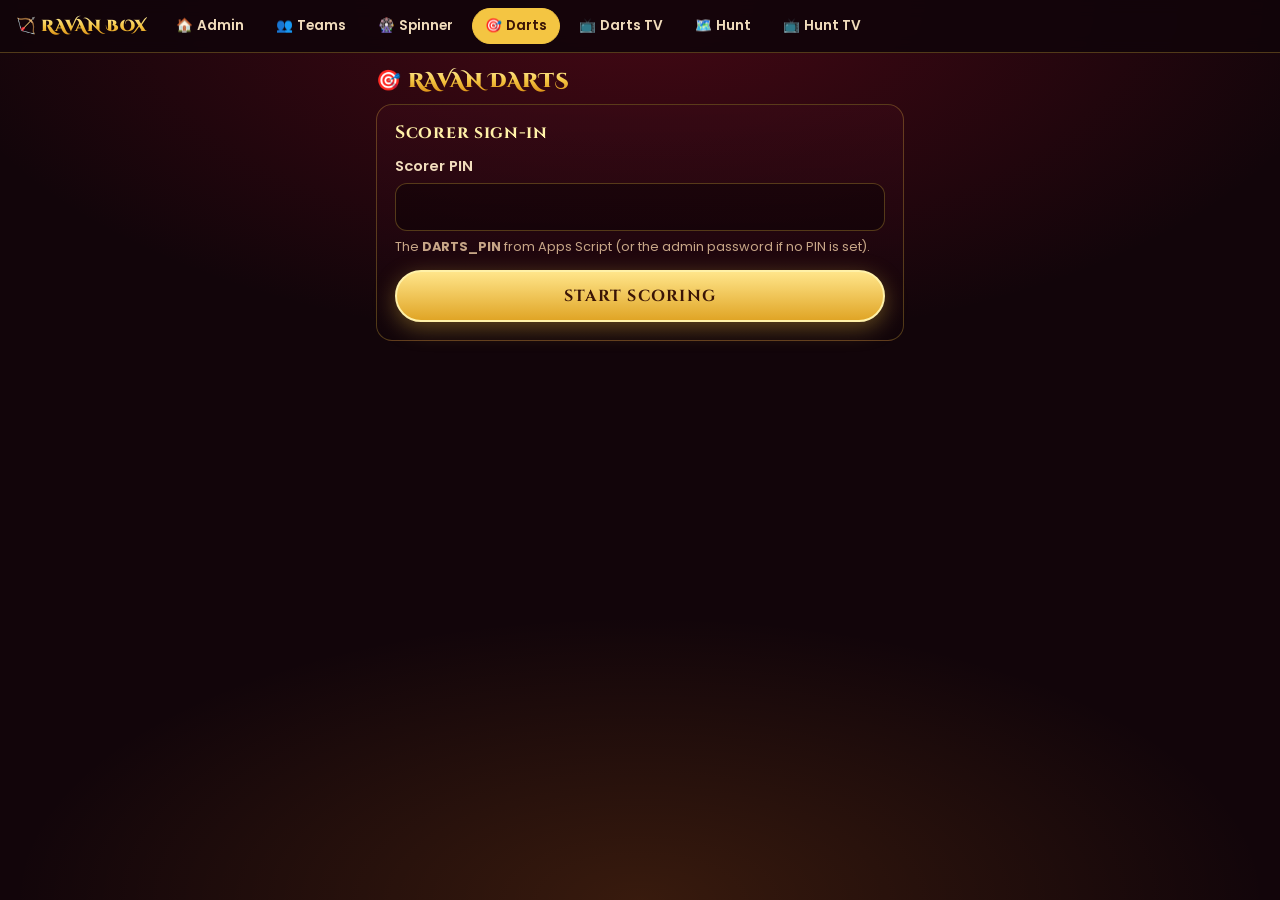
<file: darts/score/index.html>
<!doctype html>
<html lang="en">
<head>
  <meta charset="utf-8">
  <meta name="viewport" content="width=device-width, initial-scale=1, viewport-fit=cover">
  <meta name="robots" content="noindex, nofollow">
  <meta name="theme-color" content="#12050a">
  <title>Darts Scorer</title>
  <link rel="icon" href="../../assets/favicon.svg" type="image/svg+xml">
  <link rel="preconnect" href="https://fonts.googleapis.com">
  <link rel="preconnect" href="https://fonts.gstatic.com" crossorigin>
  <link href="https://fonts.googleapis.com/css2?family=Cinzel+Decorative:wght@700;900&family=Cinzel:wght@600;700;800;900&family=Poppins:wght@400;500;600;700&display=swap" rel="stylesheet">
  <link rel="stylesheet" href="../../css/base.css?v=20261015a">
  <link rel="stylesheet" href="../../css/darts.css?v=20261015a">
</head>
<body>
  <div class="scorer">
    <header class="sc-head">
      <h1 class="display"><span aria-hidden="true">🎯</span> <span class="gold-text">RAVAN DARTS</span></h1>
      <div class="sc-menu" id="menu" hidden>
        <a class="btn btn-ghost btn-sm" href="../" target="_blank" rel="noopener">📺 TV</a>
        <button class="btn btn-ghost btn-sm" type="button" id="newGameBtn">New game</button>
      </div>
    </header>

    <!-- login -->
    <section class="view card" id="vLogin" hidden>
      <h2>Scorer sign-in</h2>
      <form id="loginForm" autocomplete="off">
        <div class="field">
          <label for="pin">Scorer PIN</label>
          <input class="inp" id="pin" type="password" inputmode="text" required autocomplete="current-password">
          <small>The <b>DARTS_PIN</b> from Apps Script (or the admin password if no PIN is set).</small>
        </div>
        <button class="btn btn-gold wide" type="submit" id="loginBtn">Start scoring</button>
        <p class="msg" id="loginMsg" hidden></p>
      </form>
    </section>

    <!-- setup -->
    <section class="view" id="vSetup" hidden>
      <form class="card" id="setupForm" autocomplete="off">
        <h2>New game</h2>
        <div class="field">
          <span class="lbl">Teams playing — tap in throwing order</span>
          <div id="teamPicker"></div>
        </div>
        <div class="row3">
          <div class="field"><label for="rounds">Rounds</label><input class="inp" id="rounds" type="number" min="1" max="20" value="5" required></div>
          <div class="field"><label for="perTurn">Darts / turn</label><input class="inp" id="perTurn" type="number" min="1" max="6" value="3" required></div>
          <div class="field"><label for="bull">Bullseye pts</label><input class="inp" id="bull" type="number" min="-100" max="100" step="0.5" value="0" required></div>
        </div>
        <p class="note">Scoring: odd number −n (inside the ring −n/2) · even number +n (inside the ring +2n) · miss 0.</p>
        <button class="btn btn-gold wide" type="submit" id="startBtn" style="margin-top:12px">🎯 Start game</button>
        <button class="btn btn-ghost btn-sm wide" type="button" id="cancelSetup" style="margin-top:8px" hidden>Back to current game</button>
        <p class="msg" id="setupMsg" hidden></p>
      </form>
    </section>

    <!-- play -->
    <section class="view" id="vPlay" hidden>
      <div class="turn" id="turnCard" aria-live="polite">
        <div class="turn-round" id="turnRound"></div>
        <div class="turn-team" id="turnTeam"></div>
        <div class="dots" id="turnDots"></div>
        <div class="this-turn" id="thisTurn"></div>
      </div>

      <div class="pad" id="pad" aria-label="Number hit"></div>
      <div class="pad-extra">
        <button class="num" type="button" data-hit="BULL">🎯 BULL</button>
        <button class="num" type="button" data-hit="MISS">✕ MISS</button>
      </div>

      <div class="actions">
        <button class="btn btn-ghost" type="button" id="undoBtn">↶ Undo last</button>
        <button class="btn btn-ghost" type="button" id="refreshBtn">↻ Refresh</button>
      </div>

      <div class="card mini-board">
        <h2>Standings</h2>
        <div id="miniBoard"></div>
      </div>
    </section>

    <!-- game over -->
    <section class="view card over" id="vOver" hidden>
      <p class="trophy" aria-hidden="true">🏆</p>
      <h2 class="display"><span class="gold-text" id="overWinner"></span></h2>
      <p class="note" id="overNote"></p>
      <div class="mini-board" id="overBoard"></div>
      <div class="actions">
        <button class="btn btn-ghost" type="button" id="overUndo">↶ Undo last dart</button>
        <button class="btn btn-gold" type="button" id="overNew">New game</button>
      </div>
    </section>
    <section class="card danger-zone" id="dangerZone" hidden>
      <h2>🧪 Testing</h2>
      <p class="note" style="margin:0 0 12px">Wipes only the darts board (current game + history). Ravan Box chits, teams and the treasure hunt are never touched.</p>
      <button class="btn btn-danger btn-sm wide" type="button" id="resetBtn">🧹 Reset darts</button>
    </section>
  </div>

  <div class="backdrop" id="backdrop" hidden></div>
  <div class="zone-sheet" id="zoneSheet" role="dialog" aria-modal="true" aria-labelledby="zoneTitle" hidden>
    <h3 id="zoneTitle">Where did it land?</h3>
    <div class="zone-btns">
      <button class="zone-btn" type="button" data-zone="in"><span>Inside the ring</span><b id="ptsIn"></b></button>
      <button class="zone-btn" type="button" data-zone="out"><span>Outside the ring</span><b id="ptsOut"></b></button>
    </div>
    <button class="zone-cancel" type="button" id="zoneCancel">Cancel</button>
  </div>
  <div class="saving" id="saving" role="status" aria-live="polite" hidden></div>

  <script src="../../js/nav.js?v=20261015a" data-base="../../"></script>
  <script src="../../js/config.js?v=20261015a"></script>
  <script src="../../js/local-backend.js?v=20261015a"></script>
  <script src="../../js/api.js?v=20261015a"></script>
  <script src="../../js/team-picker.js?v=20261015a"></script>
  <script src="../../js/darts.js?v=20261015a"></script>
  <script src="../../js/darts-score.js?v=20261015a"></script>
</body>
</html>
</file>
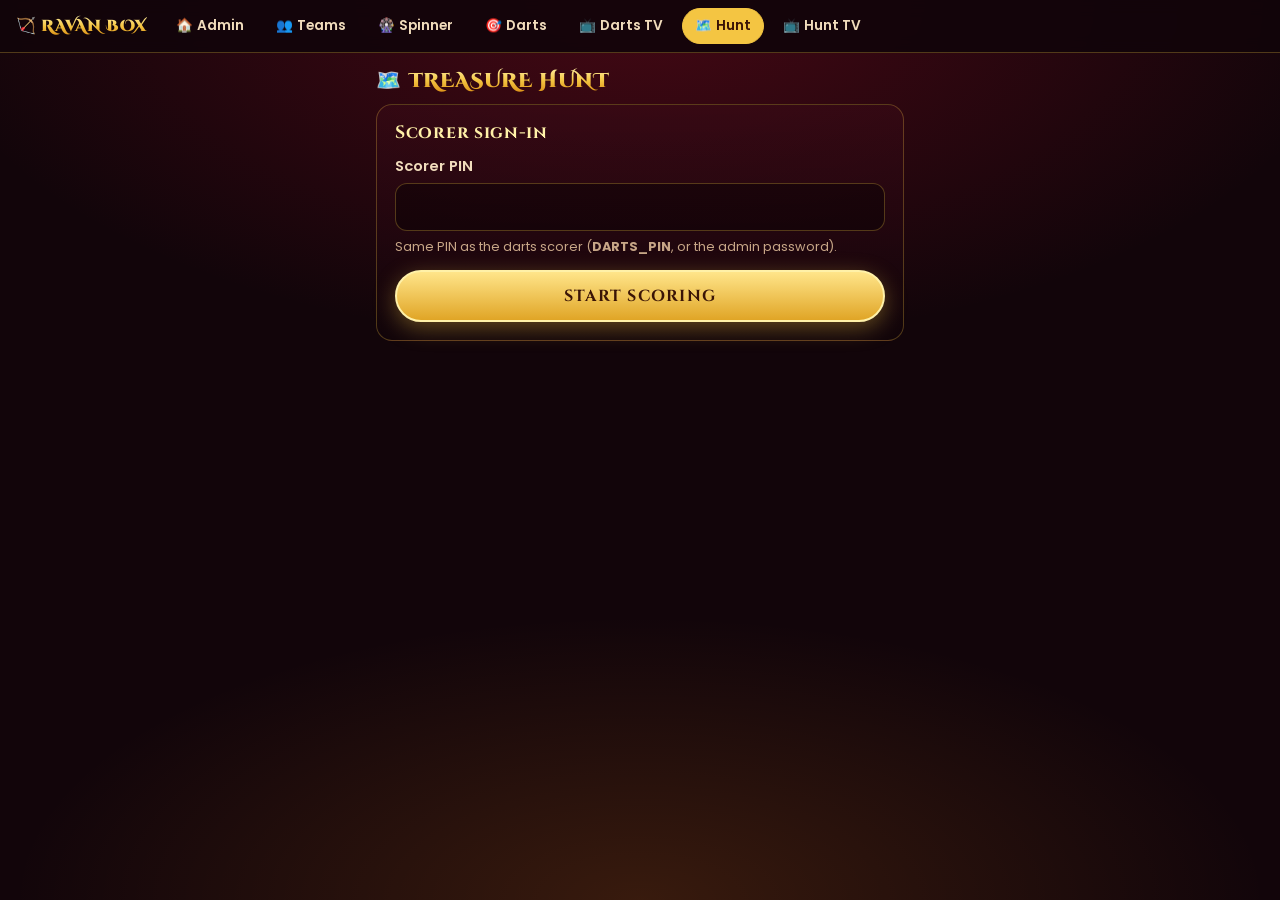
<file: hunt/score/index.html>
<!doctype html>
<html lang="en">
<head>
  <meta charset="utf-8">
  <meta name="viewport" content="width=device-width, initial-scale=1, viewport-fit=cover">
  <meta name="robots" content="noindex, nofollow">
  <meta name="theme-color" content="#12050a">
  <title>Treasure Hunt Scorer</title>
  <link rel="icon" href="../../assets/favicon.svg" type="image/svg+xml">
  <link rel="preconnect" href="https://fonts.googleapis.com">
  <link rel="preconnect" href="https://fonts.gstatic.com" crossorigin>
  <link href="https://fonts.googleapis.com/css2?family=Cinzel+Decorative:wght@700;900&family=Cinzel:wght@600;700;800;900&family=Poppins:wght@400;500;600;700&display=swap" rel="stylesheet">
  <link rel="stylesheet" href="../../css/base.css?v=20261015a">
  <link rel="stylesheet" href="../../css/darts.css?v=20261015a">
</head>
<body>
  <div class="scorer">
    <header class="sc-head">
      <h1 class="display"><span aria-hidden="true">🗺️</span> <span class="gold-text">TREASURE HUNT</span></h1>
      <div class="sc-menu" id="menu" hidden>
        <a class="btn btn-ghost btn-sm" href="../" target="_blank" rel="noopener">📺 TV</a>
        <button class="btn btn-ghost btn-sm" type="button" id="newBtn">New hunt</button>
      </div>
    </header>

    <section class="view card" id="vLogin" hidden>
      <h2>Scorer sign-in</h2>
      <form id="loginForm" autocomplete="off">
        <div class="field">
          <label for="pin">Scorer PIN</label>
          <input class="inp" id="pin" type="password" required autocomplete="current-password">
          <small>Same PIN as the darts scorer (<b>DARTS_PIN</b>, or the admin password).</small>
        </div>
        <button class="btn btn-gold wide" type="submit" id="loginBtn">Start scoring</button>
        <p class="msg" id="loginMsg" hidden></p>
      </form>
    </section>

    <section class="view" id="vSetup" hidden>
      <form class="card" id="setupForm" autocomplete="off">
        <h2>New treasure hunt</h2>
        <div class="field">
          <span class="lbl">Teams taking part</span>
          <div id="teamPicker"></div>
        </div>
        <p class="note">Clue 1 +5 · Clue 2 +10 · Clue 3 +15 · Final +20. All clues within 5 min: +20 bonus · within 10 min: +10 bonus. Ties: faster team wins.</p>
        <button class="btn btn-gold wide" type="submit" id="startBtn" style="margin-top:12px">🗺️ Create hunt</button>
        <button class="btn btn-ghost btn-sm wide" type="button" id="cancelSetup" style="margin-top:8px" hidden>Back to current hunt</button>
        <p class="msg" id="setupMsg" hidden></p>
      </form>
    </section>

    <section class="view" id="vPlay" hidden>
      <button class="btn btn-gold wide" type="button" id="startAll" hidden>⏱ Start all stopwatches</button>
      <div id="teams" style="margin-top:12px"></div>
      <div class="actions"><button class="btn btn-ghost" type="button" id="refreshBtn" style="grid-column:1/-1">↻ Refresh</button></div>
    </section>
    <section class="card danger-zone" id="dangerZone" hidden>
      <h2>🧪 Testing</h2>
      <p class="note" style="margin:0 0 12px">Wipes only the treasure hunt (current hunt + history). Ravan Box chits, teams and darts are never touched.</p>
      <button class="btn btn-danger btn-sm wide" type="button" id="resetBtn">🧹 Reset treasure hunt</button>
    </section>
  </div>
  <div class="saving" id="saving" role="status" aria-live="polite" hidden></div>

  <script src="../../js/nav.js?v=20261015a" data-base="../../"></script>
  <script src="../../js/config.js?v=20261015a"></script>
  <script src="../../js/local-backend.js?v=20261015a"></script>
  <script src="../../js/api.js?v=20261015a"></script>
  <script src="../../js/team-picker.js?v=20261015a"></script>
  <script src="../../js/hunt.js?v=20261015a"></script>
  <script src="../../js/hunt-score.js?v=20261015a"></script>
</body>
</html>
</file>
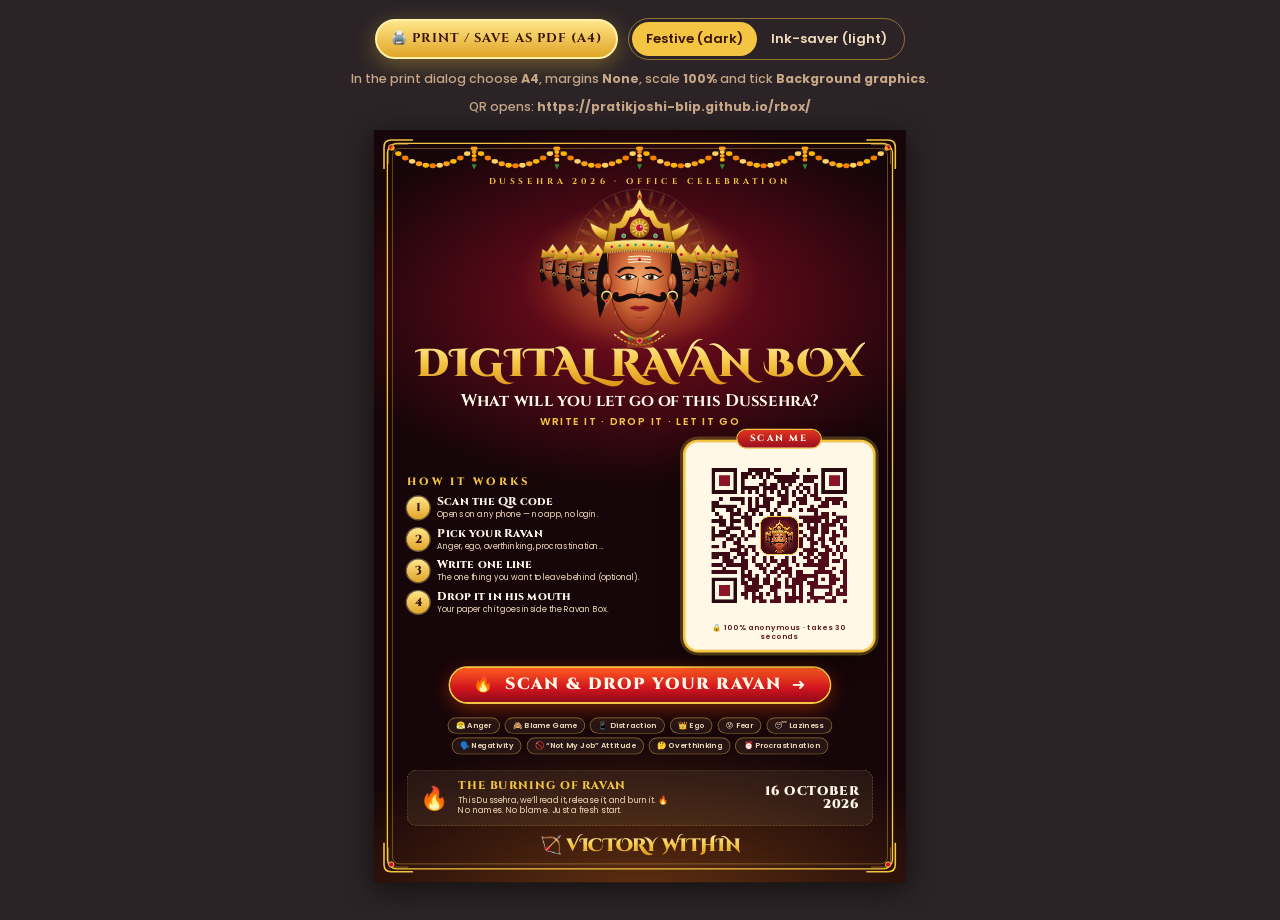
<file: admin/poster.html>
<!doctype html>
<html lang="en">
<head>
  <meta charset="utf-8">
  <meta name="viewport" content="width=device-width, initial-scale=1">
  <meta name="robots" content="noindex">
  <title>Ravan Box Poster</title>
  <link rel="icon" href="../assets/favicon.svg" type="image/svg+xml">
  <link rel="preconnect" href="https://fonts.googleapis.com">
  <link rel="preconnect" href="https://fonts.gstatic.com" crossorigin>
  <link href="https://fonts.googleapis.com/css2?family=Cinzel+Decorative:wght@700;900&family=Cinzel:wght@600;700;800;900&family=Kalam:wght@400;700&family=Poppins:wght@400;500;600;700&display=swap" rel="stylesheet">
  <link rel="stylesheet" href="../css/base.css?v=20261015a">
  <style>
    /* ============ A4 print poster (210 × 297 mm) ============ */
    @page { size: A4 portrait; margin: 0; }
    html, body { margin: 0; }
    body { background: #2b2326; min-height: 100vh; }

    .sheet {
      /* festive (dark) palette */
      --p-bg: #160509; --p-bg-2: #3a0b17; --p-ink: #fff7e8; --p-ink-2: #f1dcbc; --p-muted: #d8b896;
      --p-gold: #f4c542; --p-gold-2: #d9a11f; --p-accent: #ff8a1f; --p-card: rgba(255, 241, 168, 0.07);
      --p-line: rgba(244, 197, 66, 0.55);
      position: relative; width: 210mm; height: 297mm; overflow: hidden; box-sizing: border-box;
      display: flex; flex-direction: column; align-items: center; text-align: center;
      padding: 15mm 13mm 11mm;
      color: var(--p-ink); font-family: var(--font-body);
      background:
        radial-gradient(ellipse 85% 34% at 50% 23%, rgba(200, 16, 46, 0.6), transparent 72%),
        radial-gradient(ellipse 100% 30% at 50% 102%, rgba(255, 138, 31, 0.32), transparent 70%),
        var(--p-bg);
      -webkit-print-color-adjust: exact; print-color-adjust: exact;
    }
    .sheet[data-theme="light"] {
      --p-bg: #fff8ea; --p-bg-2: #f6e3c2; --p-ink: #3a0b17; --p-ink-2: #5a1a1a; --p-muted: #7a4a2a;
      --p-gold: #b07a12; --p-gold-2: #c9902a; --p-accent: #c2410c; --p-card: rgba(176, 122, 18, 0.08);
      --p-line: rgba(176, 122, 18, 0.55);
      background:
        radial-gradient(ellipse 85% 34% at 50% 23%, rgba(244, 197, 66, 0.35), transparent 72%),
        var(--p-bg);
    }
    .sheet[data-theme="light"] .gold-text { background: linear-gradient(180deg, #c9902a, #8a5506); -webkit-background-clip: text; background-clip: text; }

    /* ornamental double border */
    .frame { position: absolute; inset: 5mm; border: 0.7mm solid var(--p-gold); border-radius: 4mm; pointer-events: none; }
    .frame::after { content: ''; position: absolute; inset: 1.6mm; border: 0.3mm solid var(--p-line); border-radius: 3mm; }
    .corner { position: absolute; width: 13mm; height: 13mm; color: var(--p-gold); }
    .corner svg { width: 100%; height: 100%; display: block; }
    .c-tl { top: 3.2mm; left: 3.2mm; } .c-tr { top: 3.2mm; right: 3.2mm; transform: scaleX(-1); }
    .c-bl { bottom: 3.2mm; left: 3.2mm; transform: scaleY(-1); } .c-br { bottom: 3.2mm; right: 3.2mm; transform: scale(-1, -1); }

    .toran { position: absolute; left: 7mm; right: 7mm; top: 6.5mm; height: 15mm; }
    .toran svg { width: 100%; height: 100%; display: block; }

    .eyebrow { margin: 4mm 0 0; font: 700 3.3mm/1 var(--font-head); letter-spacing: 0.45em; color: var(--p-gold); text-transform: uppercase; }
    .eyebrow span { color: var(--p-ink-2); }

    .ravan-zone { position: relative; width: 150mm; height: 92mm; margin-top: 1mm; }
    .ravan-zone .ravan { position: absolute; inset: 0; }
    .ravan-zone .glow { position: absolute; inset: 8% 18% -4%; border-radius: 50%; background: radial-gradient(closest-side, rgba(255, 150, 40, 0.42), transparent); }
    .sheet[data-theme="light"] .ravan-zone .glow { background: radial-gradient(closest-side, rgba(244, 197, 66, 0.35), transparent); }

    .title { margin: -1mm 0 0; font-size: 15.5mm; line-height: 1; letter-spacing: 0.02em; white-space: nowrap; }
    .question { margin: 3mm 0 0; font: 700 6.6mm/1.15 var(--font-head); color: var(--p-ink); }
    .tagline { margin: 2mm 0 0; font: 600 4.1mm/1 var(--font-body); letter-spacing: 0.16em; color: var(--p-gold); text-transform: uppercase; }

    /* CTA + QR */
    .action { display: grid; grid-template-columns: 1fr 74mm; gap: 7mm; align-items: center; width: 100%; margin-top: 6mm; text-align: left; }
    .how-title { margin: 0 0 3mm; font: 800 4.2mm/1 var(--font-head); letter-spacing: 0.28em; color: var(--p-gold); }
    .steps { list-style: none; margin: 0; padding: 0; display: grid; gap: 2.6mm; counter-reset: s; }
    .steps li { display: grid; grid-template-columns: 9mm 1fr; gap: 3mm; align-items: center; }
    .steps .num { width: 9mm; height: 9mm; border-radius: 50%; display: grid; place-items: center; background: linear-gradient(180deg, #ffe58a, #e0a526); color: #3a1406; font: 800 4.6mm/1 var(--font-head); box-shadow: 0 0 0 0.5mm rgba(255, 241, 168, 0.35); }
    .steps b { display: block; font: 800 4.5mm/1.15 var(--font-head); color: var(--p-ink); letter-spacing: 0.03em; }
    .steps small { display: block; margin-top: 0.6mm; font: 400 3.15mm/1.3 var(--font-body); color: var(--p-ink-2); }

    .qr-card { position: relative; padding: 4.5mm 4.5mm 3.5mm; border-radius: 5mm; background: #fff8e6; text-align: center;
      box-shadow: 0 0 0 1mm var(--p-gold), 0 0 0 2.2mm rgba(244, 197, 66, 0.25), 0 3mm 10mm rgba(0, 0, 0, 0.45); }
    .qr-card canvas { display: block; width: 65mm; height: 65mm; }
    .scan-me { position: absolute; top: -4.6mm; left: 50%; transform: translateX(-50%); white-space: nowrap;
      padding: 1.6mm 5mm; border-radius: 99mm; background: linear-gradient(180deg, #e0331f, #9c0f1f); color: #fff8e6;
      font: 800 3.6mm/1 var(--font-head); letter-spacing: 0.22em; box-shadow: 0 0 0 0.5mm #f4c542; }
    .qr-note { margin: 2.2mm 0 0; font: 600 2.9mm/1.2 var(--font-body); color: #5a1a1a; letter-spacing: 0.04em; }

    .cta { margin-top: 7mm; display: inline-flex; align-items: center; gap: 4mm; padding: 3.6mm 9mm; border-radius: 99mm;
      background: linear-gradient(180deg, #ff5a1f 0%, #d0141f 60%, #8e0a18 100%); color: #fff8e6;
      font: 900 6.4mm/1 var(--font-head); letter-spacing: 0.1em; box-shadow: 0 0 0 0.7mm var(--p-gold), 0 2mm 8mm rgba(255, 80, 0, 0.45); }
    .cta .arrow { font-family: var(--font-body); font-weight: 700; }

    .chips { display: flex; flex-wrap: wrap; justify-content: center; gap: 1.6mm 2mm; margin-top: 6mm; max-width: 176mm; }
    .chip { padding: 1.2mm 3mm; border-radius: 99mm; border: 0.3mm solid var(--p-line); background: var(--p-card); font: 600 3mm/1.2 var(--font-body); color: var(--p-ink-2); white-space: nowrap; }

    .ceremony { display: flex; align-items: center; gap: 4mm; width: 100%; margin-top: 6mm; padding: 3.6mm 5mm; border-radius: 4mm; border: 0.4mm dashed var(--p-line); background: var(--p-card); text-align: left; }
    .ceremony .fire { font-size: 9mm; line-height: 1; }
    .ceremony h3 { margin: 0; font: 800 4.4mm/1.15 var(--font-head); color: var(--p-gold); letter-spacing: 0.08em; }
    .ceremony p { margin: 1mm 0 0; font: 400 3.2mm/1.35 var(--font-body); color: var(--p-ink-2); }
    .ceremony .date { margin-left: auto; text-align: right; font: 900 5mm/1.05 var(--font-head); color: var(--p-ink); letter-spacing: 0.06em; white-space: nowrap; }

    .foot { width: 100%; display: flex; align-items: flex-end; justify-content: center; margin-top: auto; padding-top: 4mm; }
    .victory { font-size: 7mm; line-height: 1; }
    .anon { font: 600 2.9mm/1.2 var(--font-body); color: var(--p-ink-2); }

    /* ---------- screen preview + controls ---------- */
    .stage { display: flex; flex-direction: column; align-items: center; gap: 14px; padding: 18px 12px 30px; }
    .controls { display: flex; flex-wrap: wrap; gap: 10px; justify-content: center; align-items: center; color: #f1dcbc; font: 500 14px var(--font-body); }
    .controls .seg { display: inline-flex; border: 1px solid rgba(244, 197, 66, 0.5); border-radius: 999px; padding: 3px; }
    .controls .seg button { border: 0; background: transparent; color: #f1dcbc; font: 600 13px var(--font-body); padding: 7px 14px; border-radius: 999px; cursor: pointer; }
    .controls .seg button[aria-pressed="true"] { background: #f4c542; color: #3a1406; }
    .controls .hint { width: 100%; text-align: center; color: #c7a687; font-size: 12.5px; margin: 0; }
    .controls .qr-warn { color: #ffd0c8; background: rgba(255, 107, 90, 0.18); border: 1px solid rgba(255, 107, 90, 0.6); border-radius: 10px; padding: 8px 12px; font-size: 14px; }
    .preview { transform-origin: top center; box-shadow: 0 10px 40px rgba(0, 0, 0, 0.6); }

    @media print {
      body { background: none; }
      .stage { padding: 0; display: block; }
      .controls { display: none; }
      .preview { transform: none !important; box-shadow: none; margin: 0 !important; }
    }
  </style>
</head>
<body>
  <div class="stage">
    <div class="controls" id="controls">
      <button class="btn btn-gold btn-sm" type="button" id="printBtn">🖨️ Print / Save as PDF (A4)</button>
      <div class="seg" role="group" aria-label="Poster style">
        <button type="button" data-theme="dark" aria-pressed="true">Festive (dark)</button>
        <button type="button" data-theme="light" aria-pressed="false">Ink-saver (light)</button>
      </div>
      <p class="hint">In the print dialog choose <b>A4</b>, margins <b>None</b>, scale <b>100%</b> and tick <b>Background graphics</b>.</p>
      <p class="hint qr-target">QR opens: <b id="qrTarget"></b></p>
      <p class="hint qr-warn" id="qrWarn" hidden>⚠ This QR code points to a local address that phones cannot open. Set <b>PUBLIC_URL</b> in js/config.js (or open this poster from the deployed GitHub Pages site) before printing.</p>
    </div>

    <div class="preview" id="preview">
      <main class="sheet" id="sheet" data-theme="dark">
        <div class="frame" aria-hidden="true"></div>
        <div class="corner c-tl" aria-hidden="true"></div><div class="corner c-tr" aria-hidden="true"></div>
        <div class="corner c-bl" aria-hidden="true"></div><div class="corner c-br" aria-hidden="true"></div>
        <div class="toran" id="toran" aria-hidden="true"></div>

        <p class="eyebrow">Dussehra 2026 <span>·</span> Office celebration</p>

        <div class="ravan-zone" aria-hidden="true">
          <div class="glow"></div>
          <div class="ravan" id="pRavan"></div>
        </div>

        <h1 class="title display"><span class="gold-text">DIGITAL RAVAN BOX</span></h1>
        <p class="question">What will you let go of this Dussehra?</p>
        <p class="tagline">Write it · Drop it · Let it go</p>

        <section class="action">
          <div>
            <p class="how-title">HOW IT WORKS</p>
            <ol class="steps">
              <li><span class="num">1</span><span><b>Scan the QR code</b><small>Opens on any phone — no app, no login.</small></span></li>
              <li><span class="num">2</span><span><b>Pick your Ravan</b><small>Anger, ego, overthinking, procrastination…</small></span></li>
              <li><span class="num">3</span><span><b>Write one line</b><small>The one thing you want to leave behind (optional).</small></span></li>
              <li><span class="num">4</span><span><b>Drop it in his mouth</b><small>Your paper chit goes inside the Ravan Box.</small></span></li>
            </ol>
          </div>
          <div class="qr-card">
            <span class="scan-me">SCAN ME</span>
            <canvas id="pQr" width="1000" height="1000" role="img" aria-label="QR code to the Digital Ravan Box"></canvas>
            <p class="qr-note">🔒 100% anonymous · takes 30 seconds</p>
          </div>
        </section>

        <div class="cta"><span aria-hidden="true">🔥</span> SCAN &amp; DROP YOUR RAVAN <span class="arrow" aria-hidden="true">➜</span></div>

        <div class="chips" id="chips" aria-label="Ravans you can defeat"></div>

        <section class="ceremony">
          <span class="fire" aria-hidden="true">🔥</span>
          <div>
            <h3>THE BURNING OF RAVAN</h3>
            <p>This Dussehra, we’ll read it, release it, and burn it. <span aria-hidden="true">🔥</span><br>No names. No blame. Just a fresh start.</p>
          </div>
          <div class="date" id="pDate">16 OCTOBER<br>2026</div>
        </section>

        <footer class="foot">
          <div>
            <p class="victory display" style="margin:0"><span aria-hidden="true">🏹</span> <span class="gold-text">VICTORY WITHIN</span></p>
          </div>
        </footer>
      </main>
    </div>
  </div>

  <script src="../js/config.js?v=20261015a"></script>
  <script src="../js/categories.js?v=20261015a"></script>
  <script src="../js/ravan.js?v=20261015a"></script>
  <script src="../js/vendor/qrcode.js?v=20261015a"></script>
  <script src="../js/qr.js?v=20261015a"></script>
  <script>
    (function () {
      var cfg = window.RAVAN_CONFIG;
      var $ = function (id) { return document.getElementById(id); };
      var q = new URLSearchParams(location.search).get('url') || '';
      var url = /^https?:\/\//i.test(q) ? q : (cfg.PUBLIC_URL || new URL('../', location.href).href);

      $('pRavan').innerHTML = RavanArt.markup('pr');
      $('qrTarget').textContent = url;
      // a QR to localhost / 127.x / a file path is useless on a phone — warn loudly
      $('qrWarn').hidden = /^https?:\/\//i.test(url) && !/^https?:\/\/(localhost|127\.|0\.0\.0\.0|\[::1\])/i.test(url);

      // "16 OCTOBER 2026" → "16 OCTOBER<br>2026" (text nodes only, no HTML from config)
      var parts = String(cfg.EVENT_DATE_LABEL || '').trim().split(/\s+(?=\d{4}$)/);
      var dateEl = $('pDate'); dateEl.textContent = parts[0] || '';
      if (parts[1]) { dateEl.appendChild(document.createElement('br')); dateEl.appendChild(document.createTextNode(parts[1])); }

      // Ravan chips (skip "Something Else")
      // alphabetical (A→Z), ignoring the curly quotes in “Not My Job”
      var bare = function (c) { return c.label.replace(/[“”"]/g, ''); };
      RAVAN_CATEGORIES.filter(function (c) { return c.id !== 'other'; })
        .sort(function (a, b) { return bare(a).localeCompare(bare(b)); })
        .forEach(function (c) {
        var s = document.createElement('span'); s.className = 'chip'; s.textContent = c.emoji + ' ' + c.label; $('chips').appendChild(s);
      });

      // ornamental corners
      var corner = '<svg viewBox="0 0 50 50"><path d="M3 47 V14 Q3 3 14 3 H47" fill="none" stroke="currentColor" stroke-width="2.4"/>' +
        '<path d="M10 40 V18 Q10 10 18 10 H40" fill="none" stroke="currentColor" stroke-width="1" opacity="0.7"/>' +
        '<circle cx="14" cy="14" r="4" fill="#c8102e" stroke="currentColor" stroke-width="1.5"/></svg>';
      Array.prototype.forEach.call(document.querySelectorAll('.corner'), function (el) { el.innerHTML = corner; });

      // marigold toran
      (function () {
        var w = 1000, h = 100, swags = 6, s = '', colors = ['#ff9f1c', '#ffb703', '#f77f00', '#ffd166'];
        for (var i = 0; i < swags; i++) {
          var x0 = (i / swags) * w, x1 = ((i + 1) / swags) * w, cx = (x0 + x1) / 2, sag = 46;
          s += '<path d="M' + x0 + ' 4 Q' + cx + ' ' + (4 + sag * 2) + ' ' + x1 + ' 4" stroke="#2f6b2a" stroke-width="2" fill="none"/>';
          for (var k = 0; k <= 12; k++) {
            var t = k / 12, x = (1 - t) * (1 - t) * x0 + 2 * (1 - t) * t * cx + t * t * x1, y = (1 - t) * (1 - t) * 4 + 2 * (1 - t) * t * (4 + sag * 2) + t * t * 4;
            s += '<circle cx="' + x.toFixed(1) + '" cy="' + y.toFixed(1) + '" r="6.5" fill="' + colors[k % 4] + '"/>';
          }
          if (i < swags - 1) {
            for (var d = 0; d < 3; d++) s += '<circle cx="' + x1 + '" cy="' + (14 + d * 10) + '" r="5" fill="' + colors[(d + i) % 4] + '"/>';
            s += '<path d="M' + (x1 - 5) + ' 46 L' + x1 + ' 60 L' + (x1 + 5) + ' 46 Z" fill="#2f8f3a"/>';
          }
        }
        $('toran').innerHTML = '<svg viewBox="0 0 ' + w + ' ' + h + '" preserveAspectRatio="none">' + s + '</svg>';
      })();

      RavanQR.draw($('pQr'), url);

      // theme toggle
      Array.prototype.forEach.call(document.querySelectorAll('[data-theme]'), function (b) {
        if (b.tagName !== 'BUTTON') return;
        b.addEventListener('click', function () {
          $('sheet').setAttribute('data-theme', b.getAttribute('data-theme'));
          Array.prototype.forEach.call(document.querySelectorAll('.seg button'), function (x) { x.setAttribute('aria-pressed', String(x === b)); });
        });
      });

      // scale the 210 × 297 mm sheet to fit the screen (print is always 100%)
      function fit() {
        var pv = $('preview');
        var mm = 96 / 25.4, w = 210 * mm, hgt = 297 * mm;
        var wFit = (window.innerWidth - 24) / w;
        var hFit = (window.innerHeight - $('controls').offsetHeight - 50) / hgt;
        // desktop: whole sheet visible; phone: fit the width and scroll
        var s = Math.min(1, window.innerWidth > 700 ? Math.min(wFit, hFit) : wFit);
        pv.style.transform = 'scale(' + s + ')';
        pv.style.marginBottom = (-(1 - s) * hgt) + 'px';
      }
      window.addEventListener('resize', fit); fit();

      $('printBtn').addEventListener('click', function () {
        (document.fonts && document.fonts.ready ? document.fonts.ready : Promise.resolve()).then(function () { window.print(); });
      });
    })();
  </script>
</body>
</html>
</file>
<file: css/base.css>
/* ============================================================
   DIGITAL RAVAN BOX — shared tokens, typography, Ravan + chits
   ============================================================ */
:root {
  --bg: #12050a;
  --bg-2: #22070f;
  --bg-3: #3a0b17;
  --maroon: #6d0f22;
  --red: #c8102e;
  --saffron: #ff8a1f;
  --gold: #f4c542;
  --gold-light: #fff1a8;
  --gold-deep: #b07a12;
  --ink: #fff7e8;
  --ink-2: #f1dcbc;
  --muted: #c7a687;
  --paper-ink: #3b2414;
  --paper-accent: #8a1426;
  --line: rgba(244, 197, 66, 0.28);
  --card: rgba(255, 241, 168, 0.05);
  --danger: #ff6b5a;
  --ok: #7ad69a;
  --radius: 16px;
  --font-display: 'Cinzel Decorative', 'Cinzel', Georgia, serif;
  --font-head: 'Cinzel', Georgia, serif;
  --font-body: 'Poppins', system-ui, -apple-system, 'Segoe UI', Roboto, sans-serif;
  --font-hand: 'Kalam', 'Segoe Print', 'Bradley Hand', cursive;
  color-scheme: dark;
}

*, *::before, *::after { box-sizing: border-box; }
html { -webkit-text-size-adjust: 100%; }
body {
  margin: 0;
  min-height: 100vh;
  background: var(--bg);
  background-image:
    radial-gradient(ellipse 80% 55% at 50% 0%, rgba(200, 16, 46, 0.28), transparent 70%),
    radial-gradient(ellipse 70% 45% at 50% 100%, rgba(255, 138, 31, 0.16), transparent 70%);
  background-attachment: fixed;
  color: var(--ink);
  font-family: var(--font-body);
  line-height: 1.5;
  overflow-x: hidden;
}

h1, h2, h3 { font-family: var(--font-head); letter-spacing: 0.04em; line-height: 1.15; margin: 0; }
.display { font-family: var(--font-display); font-weight: 900; }
.gold-text {
  background: linear-gradient(180deg, var(--gold-light) 0%, var(--gold) 50%, #d98b12 100%);
  -webkit-background-clip: text; background-clip: text;
  color: transparent;
}
[hidden] { display: none !important; }
.sr-only { position: absolute; width: 1px; height: 1px; padding: 0; margin: -1px; overflow: hidden; clip: rect(0, 0, 0, 0); border: 0; }

:focus-visible { outline: 3px solid var(--gold-light); outline-offset: 3px; }

/* ---------- buttons ---------- */
.btn {
  -webkit-appearance: none; appearance: none;
  display: inline-flex; align-items: center; justify-content: center; gap: 0.5em;
  min-height: 52px; padding: 0.8em 1.6em;
  border: 2px solid var(--gold); border-radius: 999px;
  background: linear-gradient(180deg, #e0331f, #9c0f1f);
  color: #fff8e6; font: 700 1rem/1.1 var(--font-head); letter-spacing: 0.08em;
  text-transform: uppercase; text-decoration: none; cursor: pointer;
  box-shadow: 0 6px 22px rgba(200, 16, 46, 0.45), inset 0 1px 0 rgba(255, 255, 255, 0.3);
  transition: transform 0.15s ease, box-shadow 0.2s ease, filter 0.2s ease;
  touch-action: manipulation;
}
.btn:hover { transform: translateY(-2px); box-shadow: 0 10px 30px rgba(255, 138, 31, 0.5), inset 0 1px 0 rgba(255, 255, 255, 0.3); }
.btn:active { transform: translateY(1px); }
.btn:disabled { opacity: 0.55; cursor: not-allowed; transform: none; }
.btn-gold { background: linear-gradient(180deg, #ffe58a, #e0a526); color: #3a1406; border-color: #fff1a8; box-shadow: 0 6px 22px rgba(244, 197, 66, 0.35); }
.btn-ghost { background: transparent; color: var(--gold-light); border-color: var(--line); box-shadow: none; }
.btn-ghost:hover { border-color: var(--gold); box-shadow: none; background: rgba(244, 197, 66, 0.08); }
.btn-sm { min-height: 40px; padding: 0.5em 1.1em; font-size: 0.8rem; }
.btn-danger { background: transparent; border-color: rgba(255, 107, 90, 0.6); color: #ffb3a8; box-shadow: none; }
.btn-danger:hover { background: rgba(255, 107, 90, 0.12); box-shadow: none; }

/* ---------- Ravan ---------- */
.ravan { position: relative; }
.ravan-svg { display: block; width: 100%; height: 100%; overflow: visible; }
.ravan-svg .rv-mandala { transform-box: view-box; transform-origin: 500px 330px; animation: rv-spin 140s linear infinite; }
.ravan-svg .rv-crown { transform-box: view-box; transform-origin: 500px 320px; }
.ravan-svg .rv-brow { transition: transform 0.4s ease; }
.ravan-svg .rv-eyeglow { transition: opacity 0.5s ease; }
.ravan-svg .rv-sideheads { transform-box: view-box; transform-origin: 500px 460px; }
.ravan.idle .ravan-svg { animation: rv-breathe 5s ease-in-out infinite; transform-origin: 50% 70%; }
.ravan.idle .rv-sideheads { animation: rv-heads 7s ease-in-out infinite; }

.ravan.react { animation: rv-shake 0.7s cubic-bezier(.36,.07,.19,.97) 2; }
.ravan.react .rv-crown { animation: rv-crown 0.7s ease-in-out 2; }
.ravan.react .rv-brow, .ravan.glow .rv-brow { transform: translateY(-9px); }
.ravan.glow .rv-eyeglow { opacity: 0.85; }
.ravan.flash .rv-eyeglow { opacity: 1; }

@keyframes rv-spin { to { transform: rotate(360deg); } }
@keyframes rv-breathe { 0%, 100% { transform: scale(1); } 50% { transform: scale(1.012); } }
@keyframes rv-heads { 0%, 100% { transform: scaleX(1); } 50% { transform: scaleX(1.015); } }
@keyframes rv-shake {
  10%, 90% { transform: translate3d(-2px, 0, 0) rotate(-0.4deg); }
  20%, 80% { transform: translate3d(4px, 0, 0) rotate(0.5deg); }
  30%, 50%, 70% { transform: translate3d(-6px, 1px, 0) rotate(-0.8deg); }
  40%, 60% { transform: translate3d(6px, -1px, 0) rotate(0.8deg); }
}
@keyframes rv-crown { 0%, 100% { transform: rotate(0); } 30% { transform: rotate(-2.5deg) translateY(-6px); } 65% { transform: rotate(2deg) translateY(-3px); } }

/* ---------- paper chits ---------- */
.chit {
  -webkit-appearance: none; appearance: none;
  position: relative; display: block; margin: 0; padding: 0; border: 0; background: none;
  color: var(--paper-ink); font: inherit; text-align: center; cursor: default;
  filter: drop-shadow(0 7px 9px rgba(0, 0, 0, 0.5)) drop-shadow(0 1px 1px rgba(0, 0, 0, 0.35));
}
button.chit { cursor: pointer; }
.chit-paper {
  position: relative;
  display: flex; flex-direction: column; align-items: center; justify-content: center; gap: 0.35em;
  width: 100%; height: 100%;
  padding: 0.95em 1.05em 1.15em;
  background-color: #fbf1d6;
  background-image:
    radial-gradient(ellipse at 50% 45%, transparent 55%, rgba(140, 90, 30, 0.22) 100%),
    linear-gradient(90deg, transparent calc(var(--fold, 50%) - 2px), rgba(90, 60, 20, 0.08) var(--fold, 50%), rgba(255, 255, 255, 0.4) calc(var(--fold, 50%) + 1px), transparent calc(var(--fold, 50%) + 4px)),
    url("data:image/svg+xml;utf8,<svg xmlns='http://www.w3.org/2000/svg' width='160' height='160'><filter id='n'><feTurbulence type='fractalNoise' baseFrequency='0.9' numOctaves='3' stitchTiles='stitch'/><feColorMatrix values='0 0 0 0 0.45  0 0 0 0 0.3  0 0 0 0 0.12  0 0 0 0.22 0'/></filter><rect width='100%' height='100%' filter='url(%23n)'/></svg>");
  transform-origin: 50% 100%;
}
.chit-cat {
  display: flex; align-items: center; justify-content: center; gap: 0.35em; flex-wrap: wrap;
  font: 700 0.78em/1.15 var(--font-head); letter-spacing: 0.1em; text-transform: uppercase;
  color: var(--paper-accent);
  padding-bottom: 0.35em; border-bottom: 1.5px dashed rgba(138, 20, 38, 0.35);
}
.chit-emoji { font-size: 1.15em; letter-spacing: 0; }
.chit-msg { margin: 0; font-family: var(--font-hand); font-weight: 400; color: #2e1a0d; line-height: 1.22; overflow-wrap: anywhere; }
.chit-msg.len-s { font-size: 1.22em; }
.chit-msg.len-m { font-size: 1.08em; }
.chit-msg.len-l { font-size: 0.96em; }
.chit-msg.len-xl { font-size: 0.86em; }
.chit-msg-empty { opacity: 0.75; font-style: italic; }
.chit-burn { position: absolute; inset: 0; pointer-events: none; opacity: 0; }

/* fluttering before the burn */
.is-fluttering .chit-paper { animation: chit-flutter 0.32s ease-in-out infinite alternate; }
.is-fluttering .chit-slot:nth-child(3n) .chit-paper { animation-duration: 0.27s; }
.is-fluttering .chit-slot:nth-child(3n+1) .chit-paper { animation-duration: 0.37s; animation-delay: -0.1s; }
@keyframes chit-flutter { from { transform: rotate(-1.6deg) skewX(-1deg); } to { transform: rotate(1.6deg) skewX(1.2deg) translateY(-2px); } }

/* simultaneous burn — driven by --b (0 → 1) on the scope element */
.is-burning .chit-paper {
  --bb: calc((var(--b, 0) - var(--off, 0)) * 1.45);
  -webkit-mask-image: linear-gradient(to top, transparent calc(var(--bb) * 100% - 20%), #000 calc(var(--bb) * 100% - 4%));
  mask-image: linear-gradient(to top, transparent calc(var(--bb) * 100% - 20%), #000 calc(var(--bb) * 100% - 4%));
  filter: sepia(calc(var(--b, 0) * 0.9)) brightness(calc(1 - var(--b, 0) * 0.3));
  transform: perspective(500px) rotateX(calc(var(--b, 0) * 32deg)) rotateZ(calc(var(--b, 0) * -4deg)) scale(calc(1 - var(--b, 0) * 0.14));
  animation: none;
}
.is-burning .chit-burn {
  opacity: 1;
  background: linear-gradient(to top,
    rgba(26, 8, 2, 0.96) calc(var(--bb) * 100% - 5%),
    #ff6a00 calc(var(--bb) * 100% - 1%),
    rgba(255, 214, 110, 0.95) calc(var(--bb) * 100% + 1%),
    rgba(120, 52, 10, 0.5) calc(var(--bb) * 100% + 8%),
    rgba(120, 52, 10, 0) calc(var(--bb) * 100% + 28%));
}
.is-burning .chit-cat, .is-burning .chit-msg { opacity: calc(1 - var(--b, 0) * 1.4); }

@media (prefers-reduced-motion: reduce) {
  .ravan.idle .ravan-svg, .ravan.idle .rv-sideheads, .ravan-svg .rv-mandala { animation: none; }
  .ravan.react, .ravan.react .rv-crown { animation: none; }
  .is-fluttering .chit-paper { animation: none; }
}

/* ---------- organizer navigation (js/nav.js) ---------- */
.org-nav {
  position: sticky; top: 0; z-index: 40;
  display: flex; align-items: center; gap: 14px; min-height: 52px;
  padding: max(6px, env(safe-area-inset-top)) 16px 6px;
  background: rgba(18, 5, 10, 0.92); border-bottom: 1px solid var(--line);
  -webkit-backdrop-filter: blur(8px); backdrop-filter: blur(8px);
}
.org-brand { flex: none; font: 900 1rem/1 var(--font-display); text-decoration: none; letter-spacing: 0.04em; white-space: nowrap; }
.org-links { display: flex; gap: 6px; overflow-x: auto; scrollbar-width: none; -webkit-overflow-scrolling: touch; min-width: 0; padding: 2px; }
.org-links::-webkit-scrollbar { display: none; }
.org-link {
  flex: none; display: inline-flex; align-items: center; gap: 4px; min-height: 36px; padding: 0 12px;
  border-radius: 999px; border: 1px solid transparent; color: var(--ink-2); text-decoration: none;
  font: 600 0.85rem/1 var(--font-body); white-space: nowrap;
}
.org-link:hover { border-color: var(--line); color: var(--gold-light); }
.org-link.is-active { background: var(--gold); color: #3a1406; border-color: var(--gold); }
/* TV pages: overlay that slides in on mouse move */
.org-nav-tv { position: fixed; left: 0; right: 0; top: 0; transform: translateY(-110%); transition: transform 0.3s ease; }
.org-nav-tv.show, .org-nav-tv:focus-within { transform: none; }
@media (max-width: 560px) { .org-brand .gold-text { display: none; } }
@media print { .org-nav { display: none; } }
</file>
<file: css/employee.css>
/* Employee submission page — mobile first */
.fire-canvas { position: fixed; inset: 0; pointer-events: none; z-index: 60; }

/* ---------- screens: one at a time ---------- */
.screen { min-height: 100vh; min-height: 100svh; animation: screen-in 0.45s ease both; }
@keyframes screen-in { from { opacity: 0; transform: translateY(16px); } to { opacity: 1; transform: none; } }

/* SCREEN 1 · welcome */
.screen-welcome { display: flex; flex-direction: column; }
.hero {
  flex: 1; display: flex; flex-direction: column; align-items: center; justify-content: center; text-align: center;
  padding: max(18px, env(safe-area-inset-top)) 16px 16px;
}
.hero-ravan { width: min(94vw, 540px); width: min(94vw, 540px, 58svh * 1.25); aspect-ratio: 1000 / 800; margin: 0 auto -6px; }
.hero-title { font-size: clamp(1.7rem, 8.4vw, 3.4rem); line-height: 1.05; margin-top: 4px; }
.hero-sub { font-family: var(--font-head); font-size: clamp(1.1rem, 5vw, 1.6rem); color: var(--ink); margin: 14px 0 4px; }
.hero-tag { color: var(--gold); font-weight: 600; letter-spacing: 0.06em; margin: 0 0 22px; }
.hero-cta { font-size: 1.1rem; min-height: 58px; padding-inline: 2.2em; }

/* SCREEN 2 · pick your Ravan */
.screen-pick { max-width: 640px; margin: 0 auto; padding: 0 16px; }
.pick-bar {
  position: sticky; top: 0; z-index: 5;
  display: grid; grid-template-columns: 44px 1fr 44px; align-items: center; gap: 8px;
  padding: max(10px, env(safe-area-inset-top)) 0 10px;
  background: linear-gradient(180deg, var(--bg) 70%, rgba(18, 5, 10, 0));
}
.pick-title { text-align: center; font-size: clamp(1.15rem, 5.6vw, 1.7rem); }
.back-btn {
  width: 44px; height: 44px; border-radius: 50%;
  border: 1.5px solid var(--line); background: var(--card); color: var(--gold-light);
  font: 700 1.3rem/1 var(--font-body); cursor: pointer;
}
.back-btn:hover { border-color: var(--gold); }
.drop-form { display: grid; gap: 22px; padding-top: 6px; }
.drop-dock {
  position: sticky; bottom: 0; z-index: 5; display: grid; gap: 10px;
  margin: 0 -16px; padding: 14px 16px max(16px, env(safe-area-inset-bottom));
  background: linear-gradient(0deg, var(--bg) 72%, rgba(18, 5, 10, 0));
}

.cats { border: 0; margin: 0; padding: 0; min-width: 0; }
.cats legend, .msg-block label {
  display: flex; align-items: center; gap: 10px;
  font: 700 1.08rem/1.3 var(--font-head); letter-spacing: 0.03em; color: var(--gold-light);
  margin-bottom: 12px; padding: 0;
}
.step {
  display: inline-grid; place-items: center; flex: none;
  width: 30px; height: 30px; border-radius: 50%;
  background: var(--gold); color: #3a1406; font: 800 0.95rem/1 var(--font-head);
}
.cat-grid { display: grid; grid-template-columns: repeat(2, minmax(0, 1fr)); gap: 10px; }
.cat-opt { position: relative; }
.cat-opt input { position: absolute; opacity: 0; inset: 0; margin: 0; pointer-events: none; }
.cat-opt label {
  display: flex; align-items: center; gap: 10px;
  min-height: 58px; padding: 10px 10px;
  border: 1.5px solid var(--line); border-radius: 14px;
  background: var(--card);
  font-weight: 600; font-size: 0.92rem; line-height: 1.2; cursor: pointer; min-width: 0; overflow-wrap: anywhere;
  transition: border-color 0.15s, background 0.15s, transform 0.15s;
  -webkit-tap-highlight-color: transparent;
}
.cat-opt label .emo { font-size: 1.45rem; line-height: 1; flex: none; }
.cat-opt input:checked + label {
  border-color: var(--gold); background: linear-gradient(180deg, rgba(244, 197, 66, 0.22), rgba(200, 16, 46, 0.22));
  box-shadow: 0 0 0 1px var(--gold), 0 6px 18px rgba(244, 197, 66, 0.2);
}
.cat-opt input:focus-visible + label { outline: 3px solid var(--gold-light); outline-offset: 2px; }
.cat-opt.wide { grid-column: 1 / -1; }

.msg-block textarea {
  width: 100%; min-height: 120px; resize: vertical;
  padding: 14px 16px; border-radius: 14px;
  border: 1.5px solid var(--line);
  background: #fbf1d6; color: #2e1a0d;
  font: 400 1.25rem/1.35 var(--font-hand);
}
.msg-block textarea:focus { outline: 3px solid var(--gold); outline-offset: 1px; border-color: var(--gold); }
.msg-meta { display: flex; justify-content: space-between; gap: 12px; margin-top: 6px; font-size: 0.85rem; color: var(--muted); }
#msgCount { white-space: nowrap; }
#msgCount.near { color: var(--saffron); font-weight: 600; }

.anon-note { margin: 0; text-align: center; color: var(--ink-2); font-size: 0.92rem; }
.form-error { margin: 0; padding: 10px 14px; border-radius: 12px; background: rgba(255, 107, 90, 0.14); border: 1px solid rgba(255, 107, 90, 0.5); color: #ffd0c8; text-align: center; }
.drop-btn { width: 100%; min-height: 64px; font-size: 1.1rem; }

.sealed { text-align: center; padding: 22px 16px; margin-top: 8px; max-width: 420px; border: 1px solid var(--line); border-radius: var(--radius); background: var(--card); }
.sealed-icon { font-size: 2.6rem; margin: 0; }
.sealed h2 { color: var(--gold-light); margin: 6px 0 8px; }
.sealed p { color: var(--ink-2); margin: 0; }

.site-foot { text-align: center; padding: 10px 16px max(28px, env(safe-area-inset-bottom)); color: var(--muted); font-size: 0.85rem; letter-spacing: 0.12em; }
.site-foot p { margin: 0; }

/* SCREEN 3 · the drop */
.drop-stage {
  position: fixed; inset: 0; z-index: 50; min-height: 0;
  display: flex; flex-direction: column; align-items: center; justify-content: flex-start;
  padding: max(28px, env(safe-area-inset-top)) 16px 24px;
  background: radial-gradient(ellipse at 50% 30%, #3a0b17 0%, #12050a 70%);
  text-align: center; overflow: hidden;
}
.stage-ravan { width: min(96vw, 620px); width: min(96vw, 620px, 55svh * 1.25); aspect-ratio: 1000 / 800; margin-top: 4vh; }
.stage-status { margin-top: 18px; color: var(--muted); font-size: 0.95rem; min-height: 1.5em; }
.stage-done { margin-top: 4px; animation: fade-up 0.7s ease both; }
.stage-done h2 { font-size: clamp(1.45rem, 6.5vw, 2.6rem); line-height: 1.15; }
.stage-done p { font-family: var(--font-head); font-size: 1.25rem; color: var(--ink); margin: 12px 0 22px; }
.stage-actions { display: flex; flex-direction: column; align-items: center; gap: 12px; }
.flying-chit { position: fixed; left: 0; top: 0; z-index: 55; width: min(70vw, 280px); font-size: 15px; will-change: transform, opacity; }
.flying-chit .chit-paper { min-height: 120px; }

@keyframes fade-up { from { opacity: 0; transform: translateY(14px); } to { opacity: 1; transform: none; } }

@media (min-width: 560px) {
  .cat-grid { grid-template-columns: repeat(3, minmax(0, 1fr)); }
  .cat-opt.wide { grid-column: auto; }
  .stage-actions { flex-direction: row; justify-content: center; }
}
@media (prefers-reduced-motion: reduce) {
  .stage-done, .screen { animation: none; }
}
.pick-title:focus, .stage-status:focus { outline: none; }
</file>
<file: css/admin.css>
/* Admin dashboard */
.admin { padding: 0 16px 48px; }
.muted { color: var(--muted); }
.small { font-size: 0.86rem; }
code { background: rgba(255, 241, 168, 0.1); padding: 0.1em 0.35em; border-radius: 6px; font-size: 0.9em; }
kbd { display: inline-block; min-width: 1.6em; padding: 0.05em 0.4em; border: 1px solid var(--line); border-bottom-width: 2px; border-radius: 6px; font: 600 0.8em/1.4 var(--font-body); text-align: center; color: var(--gold-light); }

/* login */
.login { min-height: 100vh; display: grid; place-items: center; padding: 24px 0; }
.login-card { width: min(100%, 420px); text-align: center; }
.login-ravan { width: 100%; aspect-ratio: 1000 / 800; }
.login-card h1 { font-size: clamp(1.6rem, 7vw, 2.3rem); }
.login-card form { display: grid; gap: 12px; margin-top: 18px; }
.login-card input, .dialog input {
  width: 100%; min-height: 52px; padding: 0 16px; border-radius: 12px;
  border: 1.5px solid var(--line); background: rgba(0, 0, 0, 0.35); color: var(--ink); font: 500 1.05rem var(--font-body);
}
.login-card input:focus, .dialog input:focus { outline: 3px solid var(--gold); outline-offset: 1px; }
.form-error { margin: 0; padding: 10px 14px; border-radius: 12px; background: rgba(255, 107, 90, 0.14); border: 1px solid rgba(255, 107, 90, 0.5); color: #ffd0c8; }

/* layout */
.dash { max-width: 1280px; margin: 0 auto; }
.topbar { display: flex; flex-wrap: wrap; align-items: center; justify-content: space-between; gap: 12px; padding: 22px 0 16px; border-bottom: 1px solid var(--line); }
.topbar h1 { font-size: clamp(1.3rem, 4vw, 2rem); }
.topbar-right { display: flex; flex-wrap: wrap; align-items: center; gap: 8px; }
.state-pill { padding: 6px 12px; border-radius: 999px; border: 1px solid var(--line); font: 700 0.75rem/1 var(--font-body); letter-spacing: 0.08em; color: var(--gold-light); background: rgba(244, 197, 66, 0.08); }
.state-pill.open { color: var(--ok); border-color: rgba(122, 214, 154, 0.5); background: rgba(122, 214, 154, 0.08); }
.state-pill.burned { color: var(--saffron); border-color: rgba(255, 138, 31, 0.5); }
.banner { margin: 14px 0 0; padding: 10px 14px; border-radius: 12px; border: 1px dashed var(--line); color: var(--ink-2); font-size: 0.9rem; }

.kpis { display: grid; grid-template-columns: repeat(2, minmax(0, 1fr)); gap: 12px; margin: 18px 0; }
.kpi { display: flex; flex-direction: column; gap: 2px; padding: 16px 18px; border-radius: var(--radius); border: 1px solid var(--line); background: var(--card); }
.kpi-label { font-size: 0.8rem; text-transform: uppercase; letter-spacing: 0.1em; color: var(--muted); }
.kpi-value { font: 800 2.2rem/1.1 var(--font-head); color: var(--ink); font-variant-numeric: tabular-nums; }
.kpi-main .kpi-value { font-size: 3.2rem; color: var(--gold-light); }
.kpi-small { font-size: 1.1rem; padding-top: 0.5em; font-family: var(--font-body); font-weight: 600; }
.kpi-note { font-size: 0.8rem; color: var(--muted); }

.grid { display: grid; gap: 16px; grid-template-columns: 1fr; }
.card { padding: 20px; border-radius: var(--radius); border: 1px solid var(--line); background: linear-gradient(180deg, rgba(58, 11, 23, 0.55), rgba(18, 5, 10, 0.6)); display: flex; flex-direction: column; gap: 12px; }
.card h2 { font-size: 1.15rem; color: var(--gold-light); }
.card-head { display: flex; flex-wrap: wrap; align-items: center; justify-content: space-between; gap: 10px; }
.row { display: flex; flex-wrap: wrap; gap: 8px; }
.row.end { justify-content: flex-end; }
.btn-big { min-height: 64px; font-size: 1.15rem; width: 100%; }
.toggle { display: inline-flex; align-items: center; gap: 8px; font-size: 0.88rem; color: var(--ink-2); cursor: pointer; }
.toggle input { width: 18px; height: 18px; accent-color: var(--gold); }
.empty { color: var(--muted); text-align: center; padding: 18px 0; margin: 0; }

/* chart — single series, horizontal bars, direct labels */
.chart { display: grid; gap: 7px; }
.bar-row { display: grid; grid-template-columns: minmax(118px, 34%) 1fr; align-items: center; gap: 10px; position: relative; }
.bar-label { display: flex; align-items: center; gap: 6px; font-size: 0.9rem; color: var(--ink-2); white-space: nowrap; overflow: hidden; text-overflow: ellipsis; }
.bar-track { position: relative; height: 26px; display: flex; align-items: center; gap: 8px; }
.bar { height: 20px; min-width: 2px; border-radius: 0 4px 4px 0; background: linear-gradient(90deg, #d98b12, var(--gold)); transition: width 0.6s cubic-bezier(.2,.8,.2,1); }
.bar-row.zero .bar { background: rgba(244, 197, 66, 0.2); }
.bar-row.zero .bar-label { color: var(--muted); }
.bar-value { font: 700 0.92rem/1 var(--font-body); color: var(--ink); font-variant-numeric: tabular-nums; }
.bar-row:hover .bar { filter: brightness(1.15); }
.bar-row .tip {
  position: absolute; right: 0; top: -30px; z-index: 5; pointer-events: none;
  padding: 4px 10px; border-radius: 8px; background: #fff7e8; color: #2a0a10; font-size: 0.8rem; font-weight: 600;
  opacity: 0; transform: translateY(4px); transition: opacity 0.15s, transform 0.15s; white-space: nowrap;
}
.bar-row:hover .tip, .bar-row:focus-within .tip, .bar-row:focus .tip { opacity: 1; transform: none; }

/* QR */
.qr-wrap { align-self: center; padding: 10px; border-radius: 14px; background: #fff8e6; }
.qr-wrap canvas { display: block; width: 260px; height: 260px; }
.public-url { margin: 0; text-align: center; font-weight: 600; word-break: break-all; color: var(--gold-light); }

/* chit wall */
.wall-card { margin-top: 16px; }
.seg { display: inline-flex; border: 1px solid var(--line); border-radius: 999px; padding: 3px; }
.seg-btn { border: 0; background: transparent; color: var(--ink-2); font: 600 0.82rem var(--font-body); padding: 6px 14px; border-radius: 999px; cursor: pointer; min-height: 34px; }
.seg-btn.is-on { background: var(--gold); color: #3a1406; }
.wall {
  display: flex; flex-wrap: wrap; justify-content: center; gap: 22px 18px; padding: 18px 4px 8px;
  background: radial-gradient(ellipse at 50% 0%, rgba(255, 138, 31, 0.1), transparent 70%);
}
.wall .chit { width: 210px; font-size: 14px; }
.wall .chit-paper { min-height: 132px; }
.wall .chit.is-burned .chit-paper { filter: sepia(0.6) brightness(0.8); }
.chit-tag { position: absolute; top: -8px; right: 6px; z-index: 2; padding: 2px 8px; border-radius: 999px; font: 700 0.62rem/1.4 var(--font-body); letter-spacing: 0.1em; }
.chit-tag.demo { background: #3a8fd6; color: #fff; }
.chit-tag.burned { background: var(--saffron); color: #2a0a10; right: auto; left: 6px; }
.chit-time { font: 500 0.66rem/1 var(--font-body); color: rgba(59, 36, 20, 0.55); letter-spacing: 0.04em; }

/* toast + dialog */
.toast { position: fixed; left: 50%; bottom: 24px; transform: translateX(-50%); z-index: 100; padding: 12px 20px; border-radius: 12px; background: #fff7e8; color: #2a0a10; font-weight: 600; box-shadow: 0 10px 30px rgba(0, 0, 0, 0.5); max-width: calc(100vw - 32px); }
.toast.error { background: #ffd0c8; }
.dialog { border: 1px solid var(--gold); border-radius: var(--radius); background: #22070f; color: var(--ink); padding: 22px; width: min(92vw, 440px); }
.dialog::backdrop { background: rgba(0, 0, 0, 0.7); }
.dialog h2 { color: var(--gold-light); margin-bottom: 8px; }
.dialog form > div { margin: 12px 0; display: grid; gap: 6px; }

@media (min-width: 720px) {
  .kpis { grid-template-columns: 1.4fr 1fr 1fr 1.2fr; }
  .grid { grid-template-columns: 1.5fr 1fr; }
  .card-chart { grid-row: span 2; }
}
@media (min-width: 1100px) {
  .grid { grid-template-columns: 1.6fr 1fr 1fr; }
  .card-chart { grid-row: span 2; }
  .card-share { grid-column: 2 / 4; flex-direction: row; flex-wrap: wrap; align-items: center; }
  .card-share h2 { width: 100%; }
  .card-share .qr-wrap { align-self: auto; }
  .card-share .public-url { text-align: left; flex: 1 1 200px; }
}
.admin .org-nav { margin: 0 -16px; }
</file>
<file: css/ceremony.css>
/* Ceremony mode — projector / TV first (16:9) */
html, body.ceremony { height: 100%; overflow: hidden; }
body.ceremony { background: #0c0306; user-select: none; -webkit-user-select: none; }
.stage { position: fixed; inset: 0; overflow: hidden; }
.stage-bg {
  position: absolute; inset: 0; z-index: 0;
  background:
    radial-gradient(ellipse 55% 50% at 50% 48%, rgba(150, 20, 40, 0.55), transparent 70%),
    radial-gradient(ellipse 100% 40% at 50% 100%, rgba(255, 120, 20, 0.18), transparent 70%),
    radial-gradient(ellipse at 50% 50%, #2a0810 0%, #12040a 55%, #070103 100%);
  transition: filter 1.5s ease, opacity 1.5s ease;
}
body[data-state="BURNED"] .stage-bg, body[data-state="FINAL_MESSAGE"] .stage-bg { filter: brightness(0.45) saturate(0.7); }

/* marigold toran */
.garland { position: absolute; left: 0; right: 0; top: 0; height: 9vh; z-index: 1; pointer-events: none; opacity: 0.9; }
.garland svg { width: 100%; height: 100%; display: block; }

/* header + subtitle */
.c-head { position: absolute; left: 0; right: 0; top: 9vh; z-index: 4; text-align: center; transition: top 1s ease, transform 1s ease, opacity 0.6s; pointer-events: none; }
.c-title { font-size: clamp(2rem, 4.6vw, 5.4rem); text-shadow: 0 4px 30px rgba(255, 120, 20, 0.35); filter: drop-shadow(0 2px 6px rgba(0,0,0,0.9)); }
body.revealed .c-head { top: 6vh; transform: scale(0.52); }
body[data-state="FINAL_MESSAGE"] .c-head, body[data-state="BURNED"] .c-head { opacity: 0; }
.c-sub { position: absolute; left: 0; right: 0; bottom: 4.5vh; z-index: 4; text-align: center; transition: opacity 0.6s ease, transform 0.6s ease; pointer-events: none; }
.c-tagline { margin: 0; font: 700 clamp(1.1rem, 2.1vw, 2.4rem)/1.2 var(--font-head); color: var(--ink); letter-spacing: 0.04em; }
.c-count { margin: 1.4vh 0 0; font: 900 clamp(1.5rem, 3.3vw, 3.9rem)/1 var(--font-display); color: var(--gold-light); letter-spacing: 0.04em; text-shadow: 0 0 24px rgba(255, 160, 40, 0.55); }
.c-hint { margin: 1.6vh 0 0; color: var(--muted); font-size: clamp(0.85rem, 1.1vw, 1.25rem); letter-spacing: 0.1em; animation: hint-pulse 2.2s ease-in-out infinite; }
.c-hint kbd, .reveal-hint kbd { display: inline-block; padding: 0.05em 0.5em; border: 1px solid var(--line); border-bottom-width: 3px; border-radius: 6px; font: 600 0.85em var(--font-body); color: var(--gold-light); }
body:not([data-state="RAVAN_CLOSED"]) .c-hint { opacity: 0; animation: none; }
body.revealed .c-sub, body.opening .c-sub { opacity: 0; transform: translateY(20px); }
@keyframes hint-pulse { 0%, 100% { opacity: 0.55; } 50% { opacity: 1; } }

/* Ravan */
.ravan-wrap { position: absolute; z-index: 2; transition: left 1.1s cubic-bezier(.4,0,.2,1), top 1.1s cubic-bezier(.4,0,.2,1), width 1.1s cubic-bezier(.4,0,.2,1), height 1.1s cubic-bezier(.4,0,.2,1); }
.ravan-wrap.no-anim { transition: none; }
.ravan-wrap .ravan { position: absolute; inset: 0; }
body[data-state="RAVAN_CLOSED"] #ravanMain { cursor: pointer; }
#ravanMain:focus-visible { outline: none; }
#ravanMain:focus-visible .ravan-svg { filter: drop-shadow(0 0 18px rgba(255, 241, 168, 0.8)); }
.ravan-copy { position: absolute; inset: 0; pointer-events: none;
  -webkit-mask-image: linear-gradient(to top, transparent 0, transparent 100%); mask-image: linear-gradient(to top, transparent 0, transparent 100%); }
.ravan-hot { filter: sepia(1) saturate(6) hue-rotate(-14deg) brightness(1.2) contrast(1.05); }
.ravan-char { filter: brightness(0.16) sepia(1) saturate(3) hue-rotate(-18deg); }
.ravan-aura { position: absolute; z-index: 1; pointer-events: none; opacity: 0; border-radius: 50%;
  background: radial-gradient(closest-side, rgba(255, 150, 40, 0.75), rgba(255, 60, 0, 0.25) 55%, transparent 100%); }
.eye-flash { position: absolute; inset: 0; pointer-events: none; opacity: 0; transition: opacity 0.25s ease; mix-blend-mode: screen; }
.eye-flash span { position: absolute; top: 49%; width: 15%; height: 13%; border-radius: 50%;
  background: radial-gradient(closest-side, #fffef0 0%, #ffe07a 35%, rgba(255, 140, 0, 0.6) 65%, transparent 100%); }
.eye-flash span:first-child { left: 36.6%; }
.eye-flash span:last-child { left: 48.4%; }
.ravan-wrap.flash .eye-flash { opacity: 1; }

/* chits */
.chits-layer { position: absolute; inset: 0; z-index: 3; pointer-events: none; }
.chit-slot { position: absolute; pointer-events: auto; }
.chit-slot .chit { width: 100%; height: 100%; transform: rotate(var(--r, 0deg)) scale(var(--s, 1)); transition: transform 0.25s ease, filter 0.25s ease; }
.chit-slot .chit:hover, .chit-slot .chit:focus-visible { transform: rotate(calc(var(--r, 0deg) * 0.5)) scale(calc(var(--s, 1) * 1.07)) translateY(-4px); filter: drop-shadow(0 14px 18px rgba(0, 0, 0, 0.6)); z-index: 2; }
.chit-slot .chit:focus-visible { outline: 3px solid var(--gold-light); outline-offset: 4px; }
.chit-slot.is-away { visibility: hidden; }
.chits-layer.dim .chit-slot { opacity: 0.25; transition: opacity 0.4s; }
.chits-layer.is-burning .chit-slot, .chits-layer.is-fluttering .chit-slot { pointer-events: none; }
.chits-layer.gone { visibility: hidden; }

/* actions */
.c-actions { position: absolute; left: 0; right: 0; bottom: 2.6vh; z-index: 4; display: flex; align-items: center; justify-content: center; gap: 3vw; animation: rise-in 0.8s ease both; }
.c-actions[hidden] { display: none; }
.reveal-btn { font-size: clamp(0.9rem, 1.15vw, 1.3rem); min-height: 6vh; padding-inline: 1.6em; }
.burn-block { text-align: center; }
.burn-btn {
  font-size: clamp(1.2rem, 2vw, 2.4rem); min-height: 8.5vh; padding: 0.5em 1.8em; border-width: 3px;
  background: linear-gradient(180deg, #ff5a1f 0%, #d0141f 60%, #8e0a18 100%);
  box-shadow: 0 0 0 0 rgba(255, 120, 20, 0.6), 0 10px 40px rgba(255, 80, 0, 0.55);
  animation: burn-pulse 1.8s ease-in-out infinite;
}
.burn-q { margin: 0.9vh 0 0; font: 700 clamp(0.9rem, 1.3vw, 1.5rem) var(--font-head); color: var(--ink-2); }
@keyframes burn-pulse { 0%, 100% { box-shadow: 0 0 0 0 rgba(255, 120, 20, 0.55), 0 10px 40px rgba(255, 80, 0, 0.5); } 50% { box-shadow: 0 0 0 16px rgba(255, 120, 20, 0), 0 10px 60px rgba(255, 120, 0, 0.8); } }
@keyframes rise-in { from { opacity: 0; transform: translateY(30px); } to { opacity: 1; transform: none; } }

/* fire canvas */
.fire-canvas { position: absolute; left: 0; top: 0; z-index: 5; pointer-events: none; }
.rm-glow { position: absolute; inset: 0; z-index: 5; pointer-events: none; opacity: 0; background: radial-gradient(ellipse at 50% 80%, rgba(255, 140, 30, 0.55), rgba(200, 40, 0, 0.25) 50%, transparent 80%); transition: opacity 1.2s ease; }

/* focus + reveal */
.focus-layer, .reveal-layer { position: absolute; inset: 0; z-index: 6; display: flex; flex-direction: column; align-items: center; justify-content: center; background: rgba(8, 2, 4, 0.72); backdrop-filter: blur(3px); -webkit-backdrop-filter: blur(3px); }
.focus-layer[hidden], .reveal-layer[hidden] { display: none; }
.focus-layer { cursor: zoom-out; }
.big-chit { width: min(62vw, 980px); font-size: clamp(18px, 2.1vw, 38px); }
.big-chit .chit-paper { min-height: 34vh; padding: 1.3em 1.6em 1.6em; gap: 0.6em; }
.big-chit .chit-msg.len-s { font-size: 2em; } .big-chit .chit-msg.len-m { font-size: 1.7em; }
.big-chit .chit-msg.len-l { font-size: 1.45em; } .big-chit .chit-msg.len-xl { font-size: 1.25em; }
.reveal-count { margin: 0 0 3vh; font: 800 clamp(1rem, 1.6vw, 1.8rem) var(--font-head); letter-spacing: 0.2em; color: var(--gold-light); }
.reveal-bar { width: min(40vw, 500px); height: 4px; border-radius: 4px; margin-top: 4vh; background: rgba(255, 241, 168, 0.15); overflow: hidden; }
.reveal-bar span { display: block; height: 100%; width: 0; background: var(--gold); }
.reveal-hint { color: var(--muted); margin: 2vh 0 0; font-size: clamp(0.8rem, 1vw, 1.1rem); }

/* final */
.final { position: absolute; inset: 0; z-index: 7; display: flex; flex-direction: column; align-items: center; justify-content: center; text-align: center; padding: 4vh 4vw 14vh; }
.final[hidden] { display: none; }
.final > * { opacity: 0; }
.final.show > * { animation: final-in 1.4s ease forwards; }
.final .f-1 { font-size: clamp(2.2rem, 5.6vw, 6.6rem); text-shadow: 0 0 40px rgba(255, 140, 30, 0.45); }
.final .f-2 { margin: 4vh 0 0; font: 700 clamp(1.1rem, 2.2vw, 2.6rem)/1.35 var(--font-head); color: var(--ink); letter-spacing: 0.02em; }
.final .f-3 { margin-top: 5vh; font-size: clamp(1.8rem, 4.2vw, 5rem); }
.final .f-4 { margin: 4vh 0 0; font: 800 clamp(1.3rem, 2.6vw, 3rem) var(--font-head); color: var(--saffron); letter-spacing: 0.3em; }
.final .f-5 { margin: 1vh 0 0; font: 700 clamp(0.9rem, 1.4vw, 1.6rem) var(--font-head); color: var(--muted); letter-spacing: 0.35em; }
.final.show .f-1 { animation-delay: 0s; }
.final.show .f-2 { animation-delay: 1.4s; }
.final.show .f-3 { animation-delay: 2.9s; }
.final.show .f-4 { animation-delay: 4.1s; }
.final.show .f-5 { animation-delay: 4.7s; }
.final.show .diyas { animation-delay: 0.8s; }
@keyframes final-in { from { opacity: 0; transform: translateY(18px); filter: blur(6px); } to { opacity: 1; transform: none; filter: none; } }

.diyas { position: absolute; left: 0; right: 0; bottom: 4vh; display: flex; justify-content: center; gap: 9vw; }
.diya { position: relative; display: block; width: 5.2vw; height: 2.1vw; min-width: 46px; min-height: 18px;
  background: radial-gradient(ellipse at 50% 0%, #e98a3e 0%, #b2501f 45%, #6e2a10 100%); border-radius: 8% 8% 50% 50% / 10% 10% 100% 100%;
  box-shadow: inset 0 3px 0 rgba(255, 200, 120, 0.4); }
.diya::before { content: ''; position: absolute; left: 50%; bottom: 72%; width: 26%; height: 150%; transform: translateX(-50%); transform-origin: 50% 100%;
  border-radius: 50% 50% 50% 50% / 62% 62% 38% 38%;
  background: radial-gradient(ellipse at 50% 72%, #fffbe6 0%, #ffd66b 30%, #ff8a00 62%, rgba(255, 80, 0, 0) 75%);
  animation: diya-flicker 1.6s ease-in-out infinite alternate; }
.diya::after { content: ''; position: absolute; left: 50%; bottom: 40%; width: 380%; height: 520%; transform: translateX(-50%); border-radius: 50%; pointer-events: none;
  background: radial-gradient(closest-side, rgba(255, 170, 60, 0.35), transparent); }
.diya:nth-child(2)::before { animation-duration: 1.3s; } .diya:nth-child(4)::before { animation-duration: 1.9s; animation-delay: -0.5s; }
@keyframes diya-flicker { 0% { transform: translateX(-50%) scale(1, 1) rotate(-2deg); } 50% { transform: translateX(-50%) scale(0.92, 1.08) rotate(2deg); } 100% { transform: translateX(-50%) scale(1.05, 0.95) rotate(-1deg); } }

/* corner controls (auto-hide) */
.c-controls { position: absolute; top: 1.4vh; right: 1.2vw; z-index: 9; display: flex; align-items: center; gap: 8px; transition: opacity 0.5s ease; }
body.idle-ui .c-controls { opacity: 0; }
body.idle-ui { cursor: none; }
.ctl { border: 1px solid var(--line); background: rgba(12, 3, 6, 0.6); color: var(--ink-2); border-radius: 999px; padding: 8px 14px; font: 600 0.85rem var(--font-body); cursor: pointer; min-height: 38px; }
.ctl:hover { border-color: var(--gold); color: var(--gold-light); }
.ctl[aria-pressed="true"] { border-color: var(--gold); color: var(--gold-light); background: rgba(244, 197, 66, 0.12); }
.c-badge { padding: 6px 12px; border-radius: 999px; background: #1d4f7a; color: #fff; font: 700 0.75rem var(--font-body); letter-spacing: 0.06em; }

.c-toast { position: absolute; left: 50%; top: 14vh; transform: translateX(-50%); z-index: 10; padding: 12px 22px; border-radius: 999px; background: rgba(255, 247, 232, 0.95); color: #2a0a10; font: 700 clamp(0.9rem, 1.2vw, 1.3rem) var(--font-body); box-shadow: 0 10px 40px rgba(0, 0, 0, 0.5); }
.c-modal, .c-msg { position: absolute; inset: 0; z-index: 11; display: grid; place-items: center; background: rgba(0, 0, 0, 0.7); }
.c-modal[hidden], .c-msg[hidden] { display: none; }
.c-modal-card, .c-msg { text-align: center; }
.c-modal-card { padding: 28px 32px; border: 1px solid var(--gold); border-radius: var(--radius); background: #22070f; width: min(92vw, 520px); }
.c-modal-card h2 { color: var(--gold-light); margin-bottom: 10px; }
.c-modal-card .row { display: flex; gap: 10px; justify-content: center; margin-top: 18px; }
.c-msg { align-content: center; gap: 16px; }
.c-msg p { max-width: 640px; font-size: 1.3rem; margin: 0 16px; }

/* reduced motion: simple dissolve instead of the cinematic fire */
.rm-burn .ravan-wrap, .rm-burn .chits-layer { transition: opacity 2.4s ease, filter 2.4s ease; opacity: 0; filter: blur(6px) sepia(1) brightness(0.6); }
@media (prefers-reduced-motion: reduce) {
  .ravan-wrap, .c-head, .c-sub { transition-duration: 0.01s; }
  .burn-btn, .c-hint, .diya::before { animation: none; }
  .final.show > * { animation: fade-only 1s ease forwards; }
  @keyframes fade-only { to { opacity: 1; } }
}
</file>
<file: css/darts.css>
/* Ravan Darts — scorer (phone) + scoreboard (TV) */
.pos { color: var(--ok); }
.neg { color: var(--danger); }
.zero { color: var(--muted); }

/* ================= SCORER (phone) ================= */
.scorer { max-width: 560px; margin: 0 auto; padding: max(12px, env(safe-area-inset-top)) 16px max(24px, env(safe-area-inset-bottom)); }
.sc-head { display: flex; align-items: center; justify-content: space-between; gap: 10px; padding: 4px 0 12px; }
.sc-head h1 { font-size: 1.25rem; }
.sc-menu { display: flex; gap: 6px; }
.view[hidden] { display: none !important; }
.card { padding: 18px; border-radius: var(--radius); border: 1px solid var(--line); background: linear-gradient(180deg, rgba(58, 11, 23, 0.55), rgba(18, 5, 10, 0.6)); }
.card + .card { margin-top: 14px; }
.card h2 { font-size: 1.1rem; color: var(--gold-light); margin-bottom: 12px; }
.field { display: grid; gap: 6px; margin-bottom: 14px; }
.field label, .field .lbl { font-weight: 600; font-size: 0.92rem; color: var(--ink-2); }
.field small { color: var(--muted); font-size: 0.8rem; }
.inp {
  width: 100%; min-height: 48px; padding: 0 14px; border-radius: 12px;
  border: 1.5px solid var(--line); background: rgba(0, 0, 0, 0.35); color: var(--ink); font: 500 1rem var(--font-body);
}
.inp:focus { outline: 3px solid var(--gold); outline-offset: 1px; }
.row3 { display: grid; grid-template-columns: repeat(3, minmax(0, 1fr)); gap: 10px; }
.team-row { display: grid; grid-template-columns: 1fr 44px; gap: 8px; margin-bottom: 8px; }
.icon-btn { min-height: 48px; border-radius: 12px; border: 1.5px solid var(--line); background: var(--card); color: var(--ink-2); font: 700 1.1rem var(--font-body); cursor: pointer; }
.icon-btn:hover { border-color: var(--gold); }
.wide { width: 100%; }
.msg { margin: 10px 0 0; padding: 10px 14px; border-radius: 12px; background: rgba(255, 107, 90, 0.14); border: 1px solid rgba(255, 107, 90, 0.5); color: #ffd0c8; }
.note { color: var(--muted); font-size: 0.85rem; margin: 8px 0 0; }

.turn { text-align: center; padding: 14px; border-radius: var(--radius); border: 1.5px solid var(--gold); background: linear-gradient(180deg, rgba(244, 197, 66, 0.16), rgba(200, 16, 46, 0.16)); }
.turn-round { font: 700 0.8rem/1 var(--font-body); letter-spacing: 0.14em; text-transform: uppercase; color: var(--muted); }
.turn-team { font: 800 1.7rem/1.15 var(--font-head); color: var(--gold-light); margin: 6px 0; overflow-wrap: anywhere; }
.dots { display: flex; justify-content: center; gap: 8px; }
.dot { width: 14px; height: 14px; border-radius: 50%; border: 2px solid var(--gold); }
.dot.done { background: var(--gold); }
.dot.now { box-shadow: 0 0 0 4px rgba(244, 197, 66, 0.3); }
.this-turn { display: flex; justify-content: center; flex-wrap: wrap; gap: 6px; margin-top: 10px; min-height: 30px; }
.pill { padding: 4px 10px; border-radius: 999px; background: rgba(0, 0, 0, 0.35); border: 1px solid var(--line); font: 600 0.85rem var(--font-body); }

.pad { display: grid; grid-template-columns: repeat(5, minmax(0, 1fr)); gap: 8px; margin-top: 14px; }
.num {
  position: relative; min-height: 58px; border-radius: 14px; cursor: pointer;
  border: 1.5px solid var(--line); background: var(--card); color: var(--ink);
  font: 800 1.35rem/1 var(--font-head); -webkit-tap-highlight-color: transparent; touch-action: manipulation;
}
.num::after { position: absolute; top: 4px; right: 6px; font: 700 0.7rem/1 var(--font-body); }
.num.odd::after { content: '−'; color: var(--danger); }
.num.even::after { content: '+'; color: var(--ok); }
.num:active, .num.sel { border-color: var(--gold); background: rgba(244, 197, 66, 0.2); }
.num:disabled { opacity: 0.4; }
.pad-extra { display: grid; grid-template-columns: 1fr 1fr; gap: 8px; margin-top: 8px; }
.pad-extra .num { font-size: 1rem; letter-spacing: 0.06em; }

.zone-sheet { position: fixed; inset: auto 0 0 0; z-index: 30; padding: 18px 16px max(18px, env(safe-area-inset-bottom)); border-radius: 22px 22px 0 0; background: #22070f; border-top: 2px solid var(--gold); box-shadow: 0 -16px 40px rgba(0, 0, 0, 0.6); animation: sheet-up 0.2s ease both; }
.zone-sheet h3 { text-align: center; font: 800 1.15rem var(--font-head); color: var(--gold-light); margin: 0 0 12px; }
.zone-btns { display: grid; grid-template-columns: 1fr 1fr; gap: 10px; max-width: 528px; margin: 0 auto; }
.zone-btn { min-height: 92px; border-radius: 16px; border: 2px solid var(--line); background: var(--card); color: var(--ink); cursor: pointer; font: 700 0.95rem var(--font-body); display: grid; gap: 4px; place-content: center; }
.zone-btn b { font: 900 1.8rem/1 var(--font-head); }
.zone-btn:hover { border-color: var(--gold); }
.zone-cancel { display: block; margin: 12px auto 0; background: none; border: 0; color: var(--muted); font: 600 0.95rem var(--font-body); padding: 8px 16px; cursor: pointer; }
.backdrop { position: fixed; inset: 0; z-index: 29; background: rgba(0, 0, 0, 0.55); }
@keyframes sheet-up { from { transform: translateY(100%); } to { transform: none; } }

.actions { display: grid; grid-template-columns: 1fr 1fr; gap: 10px; margin-top: 14px; }
.mini-board { margin-top: 16px; }
.mini-row { display: grid; grid-template-columns: 34px 1fr auto; gap: 8px; align-items: center; padding: 8px 4px; border-bottom: 1px solid rgba(244, 197, 66, 0.12); }
.mini-row .rk { font: 800 1rem var(--font-head); color: var(--muted); text-align: center; }
.mini-row.now .nm { color: var(--gold-light); font-weight: 700; }
.mini-row .sc { font: 800 1.1rem var(--font-head); font-variant-numeric: tabular-nums; }
.saving { position: fixed; left: 50%; top: 12px; transform: translateX(-50%); z-index: 40; padding: 8px 16px; border-radius: 999px; background: #fff7e8; color: #2a0a10; font-weight: 700; font-size: 0.9rem; box-shadow: 0 6px 20px rgba(0, 0, 0, 0.5); }
.saving.err { background: #ffd0c8; }
.over { text-align: center; }
.over .trophy { font-size: 3rem; margin: 0; }
.over h2 { font-size: 1.5rem; }

/* ================= SCOREBOARD (TV) ================= */
html.tv, body.tv { height: 100%; overflow: hidden; }
body.tv { background: #0c0306; }
.tv-stage { position: fixed; inset: 0; display: grid; grid-template-rows: auto 1fr auto; padding: 3vh 3vw 2.4vh; gap: 2.4vh;
  background: radial-gradient(ellipse 60% 55% at 30% 45%, rgba(150, 20, 40, 0.5), transparent 70%), radial-gradient(ellipse 100% 40% at 50% 100%, rgba(255, 120, 20, 0.14), transparent 70%), radial-gradient(ellipse at 50% 50%, #2a0810 0%, #12040a 60%, #070103 100%); }
.tv-canvas { position: fixed; left: 0; top: 0; z-index: 3; pointer-events: none; }
.tv-head { display: flex; align-items: center; justify-content: space-between; gap: 2vw; position: relative; z-index: 2; }
.tv-head h1 { font-size: clamp(1.8rem, 3.6vw, 4.4rem); }
.tv-head .sub { margin: 0.4vh 0 0; font: 700 clamp(0.8rem, 1.2vw, 1.4rem) var(--font-head); letter-spacing: 0.3em; color: var(--muted); }
.tv-status { display: flex; align-items: center; gap: 10px; font: 600 clamp(0.75rem, 0.95vw, 1.05rem) var(--font-body); color: var(--muted); }
.live { width: 12px; height: 12px; border-radius: 50%; background: var(--ok); box-shadow: 0 0 0 0 rgba(122, 214, 154, 0.6); animation: live 2s infinite; }
.live.off { background: var(--danger); animation: none; }
@keyframes live { 70% { box-shadow: 0 0 0 10px rgba(122, 214, 154, 0); } 100% { box-shadow: 0 0 0 0 rgba(122, 214, 154, 0); } }

.tv-main { display: grid; grid-template-columns: 1.55fr 1fr; gap: 2.4vw; min-height: 0; position: relative; z-index: 2; }
.board { position: relative; display: flex; flex-direction: column; gap: 1.2vh; min-height: 0; }
.team {
  position: relative; display: grid; grid-template-columns: 5.2vw 1fr auto; align-items: center; gap: 1.4vw;
  padding: 0 1.8vw; flex: 1 1 0; max-height: 13vh; min-height: 0;
  border-radius: 1.4vh; border: 2px solid rgba(244, 197, 66, 0.25); background: rgba(255, 241, 168, 0.05);
  transition: border-color 0.4s, background 0.4s;
}
.team.lead { border-color: var(--gold); background: linear-gradient(90deg, rgba(244, 197, 66, 0.22), rgba(200, 16, 46, 0.12)); box-shadow: 0 0 30px rgba(244, 197, 66, 0.2); }
.team.now::before { content: ''; position: absolute; left: -1.2vw; top: 20%; bottom: 20%; width: 0.5vw; border-radius: 1vw; background: var(--saffron); box-shadow: 0 0 14px var(--saffron); }
.team .rank { font: 900 clamp(1.4rem, 3vw, 3.8rem)/1 var(--font-display); color: var(--gold-light); text-align: center; }
.team .name { font: 800 clamp(1.1rem, 2.4vw, 3rem)/1.1 var(--font-head); color: var(--ink); overflow: hidden; text-overflow: ellipsis; white-space: nowrap; }
.team .meta { display: block; margin-top: 0.5vh; font: 500 clamp(0.7rem, 0.95vw, 1.1rem) var(--font-body); color: var(--muted); }
.team .score { font: 900 clamp(1.8rem, 4.4vw, 5.6rem)/1 var(--font-head); font-variant-numeric: tabular-nums; color: var(--gold-light); text-shadow: 0 0 24px rgba(255, 160, 40, 0.35); }
.team .score.neg-score { color: #ffb3a8; }
.team .bump { animation: bump 0.6s ease; }
@keyframes bump { 30% { transform: scale(1.18); } }

.side { display: grid; grid-template-rows: auto 1fr; gap: 2vh; min-height: 0; }
.now-card { padding: 2.2vh 1.8vw; border-radius: 1.6vh; border: 2px solid var(--saffron); background: linear-gradient(180deg, rgba(255, 138, 31, 0.18), rgba(200, 16, 46, 0.12)); text-align: center; }
.now-card .lbl { font: 700 clamp(0.75rem, 1vw, 1.2rem) var(--font-body); letter-spacing: 0.3em; color: var(--saffron); }
.now-card .who { margin: 1vh 0; font: 900 clamp(1.4rem, 2.8vw, 3.4rem)/1.1 var(--font-head); color: var(--ink); overflow-wrap: anywhere; }
.now-card .info { font: 600 clamp(0.8rem, 1.1vw, 1.3rem) var(--font-body); color: var(--ink-2); }
.now-card .dots { margin-top: 1.4vh; gap: 0.8vw; }
.now-card .dot { width: 1.6vw; height: 1.6vw; min-width: 14px; min-height: 14px; border-width: 3px; }
.feed { padding: 2vh 1.6vw; border-radius: 1.6vh; border: 1px solid rgba(244, 197, 66, 0.25); background: rgba(255, 241, 168, 0.04); min-height: 0; overflow: hidden; }
.feed h2 { font: 800 clamp(0.8rem, 1.1vw, 1.3rem) var(--font-head); letter-spacing: 0.24em; color: var(--gold); margin-bottom: 1.2vh; }
.feed ol { list-style: none; margin: 0; padding: 0; display: grid; gap: 0.9vh; }
.feed li { display: grid; grid-template-columns: 1fr auto; gap: 1vw; align-items: baseline; font: 500 clamp(0.8rem, 1.15vw, 1.35rem) var(--font-body); color: var(--ink-2); animation: feed-in 0.5s ease both; }
.feed li b { color: var(--ink); font-weight: 700; }
.feed li .pts { font: 800 clamp(1rem, 1.5vw, 1.8rem) var(--font-head); font-variant-numeric: tabular-nums; }
@keyframes feed-in { from { opacity: 0; transform: translateX(20px); } to { opacity: 1; transform: none; } }

.rules { display: flex; flex-wrap: wrap; justify-content: center; gap: 0.6vh 2.2vw; position: relative; z-index: 2; font: 600 clamp(0.72rem, 0.95vw, 1.1rem) var(--font-body); color: var(--muted); }
.rules b { color: var(--ink-2); }

.pop { position: fixed; left: 50%; top: 46%; z-index: 5; transform: translate(-50%, -50%); pointer-events: none; text-align: center; animation: pop 1.9s ease forwards; }
.pop .p { font: 900 clamp(4rem, 12vw, 14rem)/1 var(--font-display); text-shadow: 0 0 40px rgba(0, 0, 0, 0.7), 0 0 60px currentColor; }
.pop .w { font: 800 clamp(1rem, 2vw, 2.4rem) var(--font-head); color: var(--ink); text-shadow: 0 2px 12px rgba(0, 0, 0, 0.8); }
@keyframes pop { 0% { opacity: 0; transform: translate(-50%, -40%) scale(0.6); } 15% { opacity: 1; transform: translate(-50%, -50%) scale(1.05); } 70% { opacity: 1; transform: translate(-50%, -52%) scale(1); } 100% { opacity: 0; transform: translate(-50%, -70%) scale(0.95); } }

.tv-empty, .winner { position: fixed; inset: 0; z-index: 4; display: grid; place-content: center; text-align: center; gap: 2vh; }
.tv-empty { background: rgba(12, 3, 6, 0.7); }
.tv-empty h2 { font-size: clamp(1.6rem, 3.6vw, 4rem); }
.tv-empty p { color: var(--muted); font-size: clamp(0.9rem, 1.4vw, 1.6rem); margin: 0; }
.winner { background: radial-gradient(ellipse at 50% 45%, rgba(58, 11, 23, 0.97), rgba(7, 1, 3, 0.99)); }
.winner .trophy { font-size: clamp(4rem, 10vw, 11rem); line-height: 1; margin: 0; animation: final-pop 1s ease both; }
.winner .wins { margin: 0; font: 800 clamp(1rem, 1.8vw, 2rem) var(--font-head); letter-spacing: 0.4em; color: var(--saffron); }
.winner h2 { font-size: clamp(2.4rem, 6.6vw, 8rem); animation: final-pop 1s 0.3s ease both; }
.winner .final { margin: 1vh auto 0; display: grid; gap: 0.6vh; min-width: min(60vw, 900px); }
.winner .final div { display: grid; grid-template-columns: 4vw 1fr auto; gap: 1.4vw; font: 700 clamp(0.9rem, 1.6vw, 2rem) var(--font-head); color: var(--ink-2); padding: 0.4vh 1vw; border-bottom: 1px solid rgba(244, 197, 66, 0.15); }
.winner .final div:first-child { color: var(--gold-light); }
@keyframes final-pop { from { opacity: 0; transform: scale(0.7); } to { opacity: 1; transform: none; } }

@media (prefers-reduced-motion: reduce) {
  .pop, .feed li, .team .bump, .winner .trophy, .winner h2, .live, .zone-sheet { animation: none; }
  .pop { display: none; }
}

/* ================= TREASURE HUNT (extends the darts styles) ================= */
.hunt-team { padding: 14px; border-radius: var(--radius); border: 1.5px solid var(--line); background: var(--card); }
.hunt-team + .hunt-team { margin-top: 10px; }
.hunt-team.running { border-color: var(--saffron); box-shadow: 0 0 0 1px rgba(255, 138, 31, 0.4); }
.hunt-team.finished { border-color: var(--gold); background: linear-gradient(180deg, rgba(244, 197, 66, 0.14), rgba(200, 16, 46, 0.1)); }
.ht-top { display: flex; align-items: baseline; justify-content: space-between; gap: 10px; }
.ht-name { font: 800 1.2rem/1.2 var(--font-head); color: var(--ink); overflow-wrap: anywhere; }
.ht-pts { font: 900 1.6rem/1 var(--font-head); color: var(--gold-light); font-variant-numeric: tabular-nums; white-space: nowrap; }
.ht-watch { margin: 6px 0 10px; font: 600 0.92rem var(--font-body); color: var(--ink-2); font-variant-numeric: tabular-nums; }
.ht-watch .bonus { color: var(--ok); font-weight: 700; }
.pips { display: grid; grid-template-columns: repeat(4, minmax(0, 1fr)); gap: 6px; }
.pip { padding: 6px 4px; border-radius: 10px; border: 1.5px dashed var(--line); text-align: center; font: 600 0.72rem/1.2 var(--font-body); color: var(--muted); }
.pip b { display: block; font: 800 0.95rem var(--font-head); color: var(--ink-2); }
.pip.got { border-style: solid; border-color: var(--gold); background: rgba(244, 197, 66, 0.18); color: var(--gold-light); }
.pip.got b { color: var(--gold-light); }
.pip.next { border-color: var(--saffron); color: var(--ink); }
.ht-actions { display: grid; grid-template-columns: 1fr auto; gap: 8px; margin-top: 10px; }
.ht-actions .btn { min-height: 54px; }
.ht-actions .undo { min-width: 54px; padding: 0 14px; }

/* TV rows */
.hunt-board .team { grid-template-columns: 5.2vw 1fr auto auto; }
.hunt-board .pips { margin-top: 0.8vh; max-width: 34vw; gap: 0.5vw; }
.hunt-board .pip { padding: 0.5vh 0.3vw; border-radius: 0.8vh; font-size: clamp(0.6rem, 0.8vw, 0.95rem); }
.hunt-board .pip b { font-size: clamp(0.7rem, 1vw, 1.2rem); }
.tv-watch { text-align: right; font: 800 clamp(1rem, 2.2vw, 2.8rem)/1 var(--font-head); font-variant-numeric: tabular-nums; color: var(--ink-2); min-width: 9vw; }
.tv-watch small { display: block; margin-top: 0.6vh; font: 700 clamp(0.6rem, 0.85vw, 1rem) var(--font-body); color: var(--muted); letter-spacing: 0.06em; }
.tv-watch.running { color: var(--saffron); }
.tv-watch .bonus { color: var(--ok); }
.hunt-stage .tv-main { grid-template-columns: 1fr; }

/* ================= global teams + team picker ================= */
.picker-tools { display: flex; flex-wrap: wrap; gap: 6px; margin-bottom: 8px; }
.pick {
  display: grid; grid-template-columns: 34px 1fr; align-items: center; gap: 10px; width: 100%;
  min-height: 52px; margin-bottom: 8px; padding: 6px 12px; border-radius: 12px; cursor: pointer; text-align: left;
  border: 1.5px solid var(--line); background: var(--card); color: var(--ink); font: 600 1rem var(--font-body);
}
.pick.on { border-color: var(--gold); background: linear-gradient(180deg, rgba(244, 197, 66, 0.2), rgba(200, 16, 46, 0.14)); }
.pick-badge { width: 30px; height: 30px; border-radius: 50%; display: grid; place-items: center; border: 2px solid var(--line); font: 800 0.95rem/1 var(--font-head); color: #3a1406; }
.pick.on .pick-badge { background: var(--gold); border-color: var(--gold); }
.pick-name { overflow-wrap: anywhere; }
.tm-row { display: grid; grid-template-columns: 1fr 44px 44px 44px; gap: 6px; margin-bottom: 8px; }
.tm-row .icon-btn:disabled { opacity: 0.35; }
.hub { display: grid; grid-template-columns: 1fr 1fr; gap: 8px; margin-top: 14px; }
.danger-zone { margin-top: 18px; border-color: rgba(255, 107, 90, 0.4); }
.spin-use { width: 100%; margin-bottom: 10px; white-space: normal; text-align: center; line-height: 1.3; }

/* ================= team spinner (/spin/) ================= */
.spin-main { display: grid; grid-template-columns: minmax(0, 1.25fr) minmax(0, 1fr); gap: 3vw; align-items: center; min-height: 0; position: relative; z-index: 2; }
.wheel-zone { position: relative; justify-self: center; width: min(72vh, 52vw); aspect-ratio: 1; }
.wheel-zone canvas { width: 100%; height: 100%; display: block; filter: drop-shadow(0 1.5vh 4vh rgba(0, 0, 0, 0.6)); }
.wheel-pointer { position: absolute; left: 50%; top: -2.4%; z-index: 3; width: 9%; aspect-ratio: 0.8; transform: translateX(-50%);
  background: linear-gradient(180deg, #fff1a8, #e0a526 60%, #a86d0c); clip-path: polygon(0 0, 100% 0, 50% 100%); filter: drop-shadow(0 4px 6px rgba(0, 0, 0, 0.7)); }
.wheel-hub { position: absolute; left: 50%; top: 50%; width: 24%; aspect-ratio: 1; transform: translate(-50%, -50%); border-radius: 50%; overflow: hidden;
  background: radial-gradient(circle, #5a0d1c, #2a0610); box-shadow: 0 0 0 0.6vh #d9a11f, 0 0 3vh rgba(244, 197, 66, 0.4); }
.wheel-hub svg { position: absolute; left: -18%; top: -6%; width: 136%; height: 112%; }
.spin-side { display: grid; gap: 2vh; align-content: center; min-height: 0; }
.spin-btn { font-size: clamp(1.4rem, 2.6vw, 3rem); min-height: 10vh; padding: 0.4em 1.6em; border-width: 3px;
  background: linear-gradient(180deg, #ff5a1f 0%, #d0141f 60%, #8e0a18 100%); box-shadow: 0 0 0 0 rgba(255, 120, 20, 0.55), 0 10px 40px rgba(255, 80, 0, 0.5); }
.spin-btn:disabled { animation: none; }
.spin-hint { margin: 0; text-align: center; color: var(--muted); font: 600 clamp(0.8rem, 1.1vw, 1.3rem) var(--font-body); }
.spin-hint kbd { padding: 0.05em 0.5em; border: 1px solid var(--line); border-bottom-width: 3px; border-radius: 6px; color: var(--gold-light); }
.order-list { list-style: none; margin: 0; padding: 0; display: grid; gap: 1vh; counter-reset: none; }
.order-list li { display: grid; grid-template-columns: 3.4vw 1fr; align-items: center; gap: 1vw; font: 800 clamp(1rem, 1.8vw, 2.2rem)/1.1 var(--font-head); color: var(--muted); }
.order-list .o-n { width: 3vw; height: 3vw; min-width: 30px; min-height: 30px; border-radius: 50%; display: grid; place-items: center; border: 2px solid var(--line); font-size: 0.75em; }
.order-list li.done { color: var(--ink); animation: feed-in 0.5s ease both; }
.order-list li.done .o-n { background: var(--gold); border-color: var(--gold); color: #3a1406; }
.spin-tools { display: flex; gap: 8px; justify-content: center; }
.team-chips { display: flex; flex-wrap: wrap; gap: 6px; }
.chip-btn { padding: 6px 12px; border-radius: 999px; border: 1px solid var(--gold); background: rgba(244, 197, 66, 0.14); color: var(--ink); font: 600 0.85rem var(--font-body); cursor: pointer; }
.chip-btn.off { border-color: var(--line); background: transparent; color: var(--muted); text-decoration: line-through; }
.chip-btn:disabled { cursor: default; opacity: 0.7; }
.announce { position: fixed; inset: 0; z-index: 6; display: grid; place-content: center; text-align: center; pointer-events: none; background: radial-gradient(ellipse at 50% 50%, rgba(58, 11, 23, 0.86), rgba(7, 1, 3, 0.55) 70%, transparent); }
.announce .a-small { margin: 0; font: 800 clamp(1rem, 2.2vw, 2.6rem) var(--font-head); letter-spacing: 0.4em; color: var(--saffron); }
.announce h2 { font-size: clamp(2.6rem, 8vw, 9rem); }
.announce.show > * { animation: final-pop 0.7s ease both; }
.announce.show h2 { animation-delay: 0.1s; }
/* modal + small controls (shared with ceremony styles) */
.ctl { border: 1px solid var(--line); background: rgba(12, 3, 6, 0.6); color: var(--ink-2); border-radius: 999px; padding: 8px 14px; font: 600 0.85rem var(--font-body); cursor: pointer; min-height: 38px; }
.ctl[aria-pressed="true"] { border-color: var(--gold); color: var(--gold-light); }
.c-modal { position: fixed; inset: 0; z-index: 11; display: grid; place-items: center; background: rgba(0, 0, 0, 0.7); }
.c-modal[hidden] { display: none; }
.c-modal-card { padding: 24px; border: 1px solid var(--gold); border-radius: var(--radius); background: #22070f; width: min(92vw, 420px); display: grid; gap: 10px; }
.c-modal-card h2 { color: var(--gold-light); margin: 0; }
.c-modal-card .row { display: flex; justify-content: flex-end; }
@media (max-width: 800px) {
  html.tv, body.tv.spin-page { overflow: auto; height: auto; }
  .spin-page .tv-stage { position: static; min-height: 100vh; }
  .spin-main { grid-template-columns: 1fr; }
  .wheel-zone { width: min(92vw, 60vh); }
  .order-list li { grid-template-columns: 40px 1fr; }
}
.pill.pending { opacity: 0.7; border-style: dashed; }
</file>
